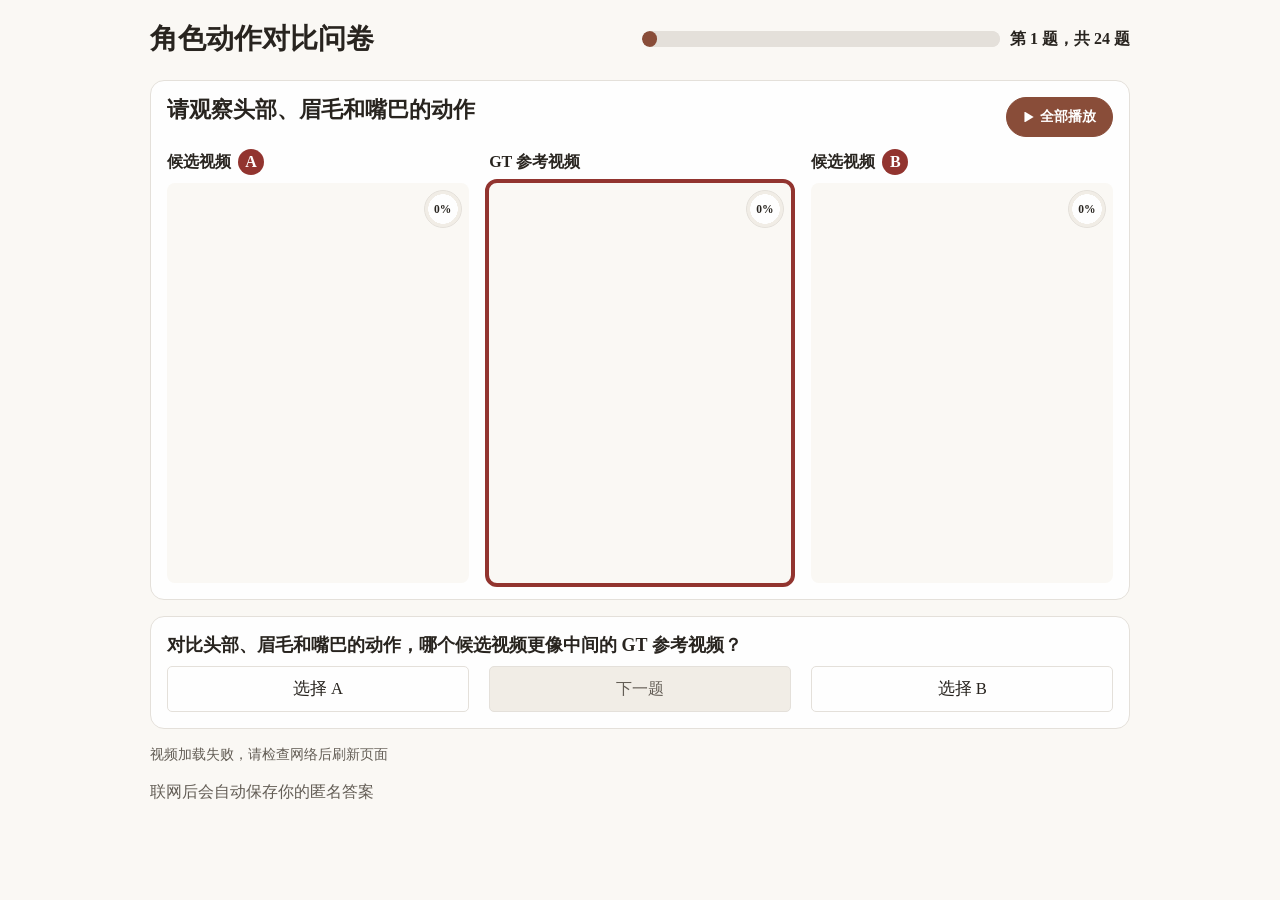
<file: index.html>
<!doctype html>
<html lang="zh-CN">
<head>
  <meta charset="utf-8">
  <meta name="viewport" content="width=device-width, initial-scale=1">
  <meta name="color-scheme" content="light">
  <title>角色动作对比问卷</title>
  <link rel="icon" href="data:,">
  <link rel="stylesheet" href="style.css?v=28">
  <script defer src="study-data.js?v=28"></script>
  <script defer src="trios.js?v=28"></script>
  <script defer src="answer-export.js?v=28"></script>
  <script defer src="app.js?v=28.2"></script>
</head>
<body>
  <header id="study-header" class="site-header" hidden>
    <div class="page-width header-inner">
      <div class="site-identity">
        <h1>角色动作对比问卷</h1>
      </div>
      <div id="progress-display" hidden>
        <progress id="progress" class="study-progress" aria-label="答题进度"></progress>
        <span id="progress-count" aria-hidden="true"></span>
      </div>
    </div>
  </header>

  <main class="page-width">
    <section id="trial-screen" class="trial-layout" aria-label="当前题目" hidden>
      <section id="candidates" class="panel" aria-label="待比较的视频"></section>
      <section class="panel response-panel" aria-label="你的选择">
        <div id="answers">
          <button id="continue" class="button button-primary" type="button" disabled>下一题</button>
        </div>
      </section>
      <p id="feedback" class="status" role="status"></p>
    </section>

    <section id="finish-screen" aria-label="问卷已完成" hidden>
      <div id="fireworks" aria-hidden="true"></div>
      <div class="finish-actions">
        <p id="finish-status" role="status" aria-live="polite" aria-atomic="true"></p>
        <button id="download-csv" class="button button-primary" type="button">下载 CSV</button>
        <div id="wechat-export" hidden>
          <p>要保存 CSV，请复制下载链接，粘贴到手机浏览器的地址栏。链接中含有你的答案</p>
          <button id="copy-link" class="button button-primary" type="button">复制下载链接</button>
          <button id="share-file" class="button" type="button" hidden>分享 CSV 文件</button>
          <button id="copy-answers" class="button" type="button">复制答卷内容</button>
          <textarea id="manual-copy" rows="4" readonly hidden></textarea>
          <p id="backup-status" class="status" role="status"></p>
        </div>
        <button id="repeat" class="button" type="button">再答一份</button>
      </div>
    </section>

    <details id="history" hidden>
      <summary>本机以前的答卷</summary>
      <ul id="history-list"></ul>
      <textarea id="history-copy" aria-label="下载链接" rows="3" readonly hidden></textarea>
      <p id="history-status" role="status"></p>
    </details>
    <footer id="save-status" class="save-tools" hidden>
      <p id="sync-status" role="status"></p>
    </footer>
    <noscript><p>请启用 JavaScript，以便播放视频并保存答案</p></noscript>
  </main>
</body>
</html>
</file>
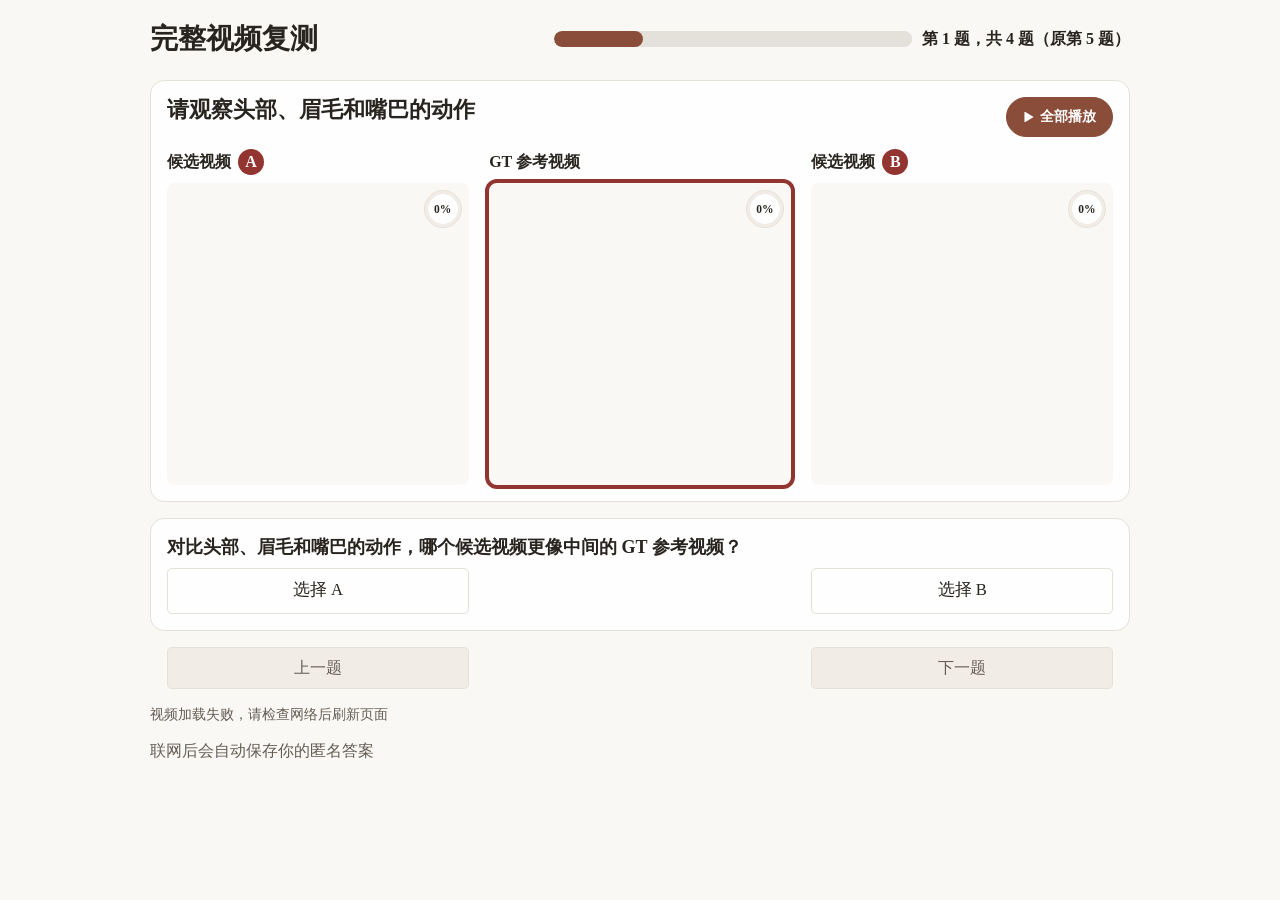
<file: full-clips/index.html>
<!doctype html>
<html lang="zh-CN">
<head>
  <meta charset="utf-8">
  <meta name="viewport" content="width=device-width, initial-scale=1">
  <meta name="color-scheme" content="light">
  <title>完整视频复测</title>
  <link rel="icon" href="data:,">
  <link rel="stylesheet" href="../style.css?v=26">
  <script defer src="study-data.js?v=1"></script>
  <link rel="stylesheet" href="full-clips.css?v=1">
  <script defer src="answer-file.js?v=1"></script>
  <script defer src="app.js?v=1"></script>
</head>
<body>
  <header id="study-header" class="site-header" hidden>
    <div class="page-width header-inner">
      <div class="site-identity">
        <h1>完整视频复测</h1>
      </div>
      <div id="progress-display" hidden>
        <progress id="progress" class="study-progress" aria-label="答题进度"></progress>
        <span id="progress-count" aria-hidden="true"></span>
      </div>
    </div>
  </header>

  <main class="page-width">
    <section id="trial-screen" class="trial-layout" aria-label="当前题目" hidden>
      <section id="candidates" class="panel" aria-label="待比较的视频"></section>
      <section class="panel response-panel" aria-label="你的选择">
        <div id="answers"></div>
      </section>
      <nav class="question-nav" aria-label="题目导航">
        <button id="previous" class="button" type="button">上一题</button>
        <button id="continue" class="button button-primary" type="button" disabled>下一题</button>
      </nav>
      <p id="feedback" class="status" role="status"></p>
    </section>

    <section id="finish-screen" aria-label="问卷已完成" hidden>
      <div id="fireworks" aria-hidden="true"></div>
      <div class="finish-actions">
        <p id="finish-status" role="status" aria-live="polite" aria-atomic="true"></p>
        <a id="download-csv" class="button button-primary" href="#" referrerpolicy="no-referrer">下载 CSV</a>
        <details id="export-help">
          <summary>微信内保存答卷</summary>
          <div id="link-backup" hidden>
            <label for="csv-url">若微信没有弹出下载，请复制此链接，用手机浏览器打开</label>
            <input id="csv-url" type="url" readonly spellcheck="false">
            <button class="button" id="copy-url" type="button">复制下载链接</button>
          </div>
          <label for="csv-text">也可以复制下方的完整答卷，发送给研究者</label>
          <textarea id="csv-text" readonly rows="4" spellcheck="false"></textarea>
          <button class="button" id="copy-csv" type="button">复制 CSV 内容</button>
          <p id="copy-status" role="status"></p>
        </details>
      </div>
    </section>

    <footer id="save-status" class="save-tools" hidden>
      <p id="sync-status" role="status"></p>
    </footer>
    <noscript><p>请启用 JavaScript，以便播放视频并保存答案</p></noscript>
  </main>
</body>
</html>
</file>
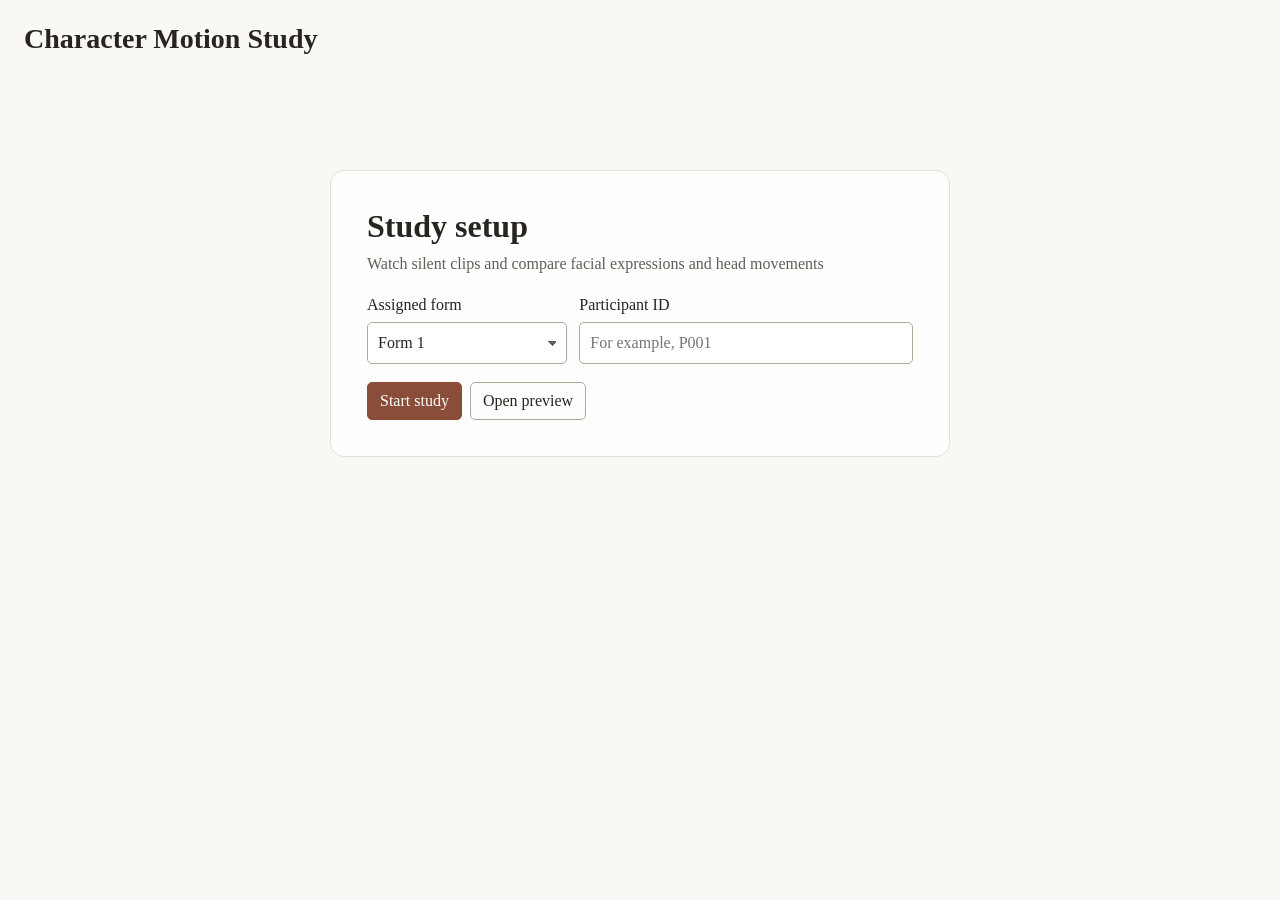
<file: v19/index.html>
<!doctype html>
<html lang="en">
<head>
  <meta charset="utf-8">
  <meta name="viewport" content="width=device-width, initial-scale=1">
  <meta name="color-scheme" content="light">
  <title>Character Motion Study</title>
  <link rel="icon" href="data:,">
  <link rel="stylesheet" href="style.css">
  <script defer src="study-data.js"></script>
  <script defer src="trios.js"></script>
  <script defer src="app.js"></script>
</head>
<body>
  <header class="site-header">
    <div class="page-width header-inner">
      <div class="site-identity">
        <h1>Character Motion Study</h1>
      </div>
      <div id="progress-display" hidden>
        <progress id="progress" class="study-progress" aria-label="Question progress"></progress>
        <span id="progress-count" aria-hidden="true"></span>
      </div>
    </div>
  </header>

  <main class="page-width">
    <section id="start-screen" class="panel standalone-panel" aria-labelledby="start-title">
      <h2 id="start-title">Study setup</h2>
      <p>Watch silent clips and compare facial expressions and head movements</p>
      <form id="start-form">
        <div class="setup-fields">
          <label for="form-picker">Assigned form
            <select id="form-picker" name="form">
              <option value="1">Form 1</option>
              <option value="2">Form 2</option>
              <option value="3">Form 3</option>
            </select>
          </label>
          <label for="participant-id">Participant ID
            <input id="participant-id" name="participant_id" type="text" placeholder="For example, P001" autocomplete="off" spellcheck="false" required>
          </label>
        </div>
        <p id="start-status" class="status" role="status"></p>
        <div class="button-group">
          <button id="start-study" class="button button-primary" type="submit">Start study</button>
          <button id="start-preview" class="button" type="button">Open preview</button>
        </div>
      </form>
    </section>

    <section id="trial-screen" class="trial-layout" aria-label="Study question" hidden>
      <aside id="guidance" class="panel guidance-panel" aria-label="Instructions">
        <div id="step-list"></div>
        <div class="navigation-block">
          <p id="feedback" class="status" role="status"></p>
          <nav class="question-nav" aria-label="Question navigation">
            <button id="previous" class="button" type="button">Previous</button>
            <button id="continue" class="button button-primary" type="button" disabled>Next</button>
          </nav>
        </div>
      </aside>
      <div class="question-content">
        <section id="candidates" class="panel" aria-label="Videos to judge"></section>
        <section id="answers" class="panel answers-panel" aria-label="Your answers"></section>
      </div>
    </section>

    <section id="finish-screen" class="panel standalone-panel" aria-labelledby="finish-title" hidden>
      <h2 id="finish-title">Session complete</h2>
      <p id="finish-message" role="status"></p>
      <div class="button-group">
        <button id="download-csv" class="button button-primary" type="button">Download CSV</button>
        <button id="download-json" class="button" type="button">Download JSON</button>
        <button id="return-home" class="button" type="button">Back to setup</button>
      </div>
    </section>

    <noscript><p>This study needs JavaScript to show the clips and save answers</p></noscript>
  </main>
</body>
</html>
</file>
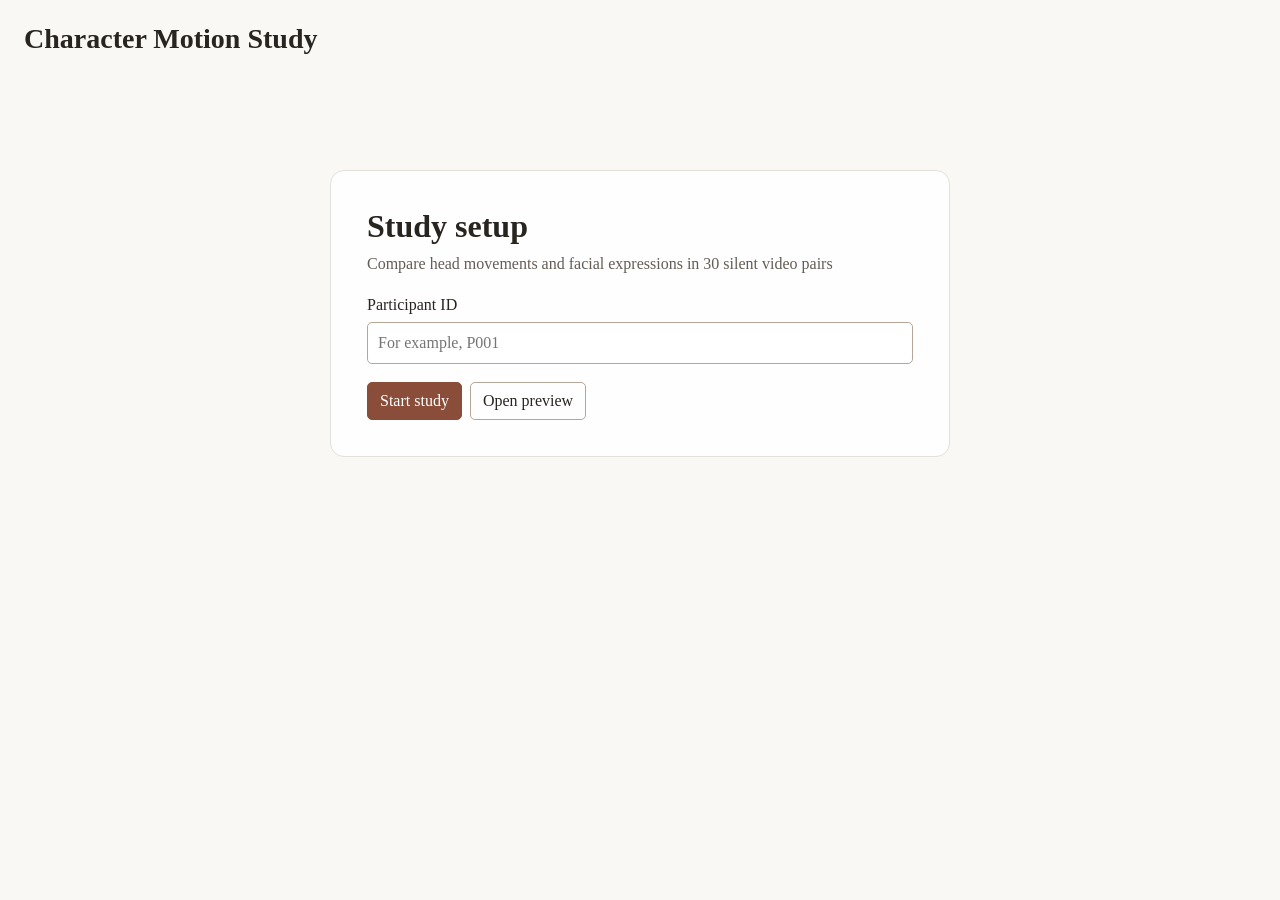
<file: v20/index.html>
<!doctype html>
<html lang="en">
<head>
  <meta charset="utf-8">
  <meta name="viewport" content="width=device-width, initial-scale=1">
  <meta name="color-scheme" content="light">
  <title>Character Motion Study</title>
  <link rel="icon" href="data:,">
  <link rel="stylesheet" href="style.css?v=20">
  <script defer src="study-data.js?v=20"></script>
  <script defer src="trios.js?v=20"></script>
  <script defer src="app.js?v=20"></script>
</head>
<body>
  <header class="site-header">
    <div class="page-width header-inner">
      <div class="site-identity">
        <h1>Character Motion Study</h1>
      </div>
      <div id="progress-display" hidden>
        <progress id="progress" class="study-progress" aria-label="Question progress"></progress>
        <span id="progress-count" aria-hidden="true"></span>
      </div>
    </div>
  </header>

  <main class="page-width">
    <section id="start-screen" class="panel standalone-panel" aria-labelledby="start-title">
      <h2 id="start-title">Study setup</h2>
      <p>Compare head movements and facial expressions in 30 silent video pairs</p>
      <form id="start-form">
        <div class="setup-fields">
          <label for="participant-id">Participant ID
            <input id="participant-id" name="participant_id" type="text" placeholder="For example, P001" autocomplete="off" spellcheck="false" required>
          </label>
        </div>
        <p id="start-status" class="status" role="status"></p>
        <div class="button-group">
          <button id="start-study" class="button button-primary" type="submit">Start study</button>
          <button id="start-preview" class="button" type="button">Open preview</button>
        </div>
      </form>
    </section>

    <section id="trial-screen" class="trial-layout" aria-label="Study question" hidden>
      <aside id="guidance" class="panel guidance-panel" aria-label="Instructions">
        <div id="step-list"></div>
        <div class="navigation-block">
          <p id="feedback" class="status" role="status"></p>
          <nav class="question-nav" aria-label="Question navigation">
            <button id="previous" class="button" type="button">Previous</button>
            <button id="continue" class="button button-primary" type="button" disabled>Next</button>
          </nav>
        </div>
      </aside>
      <div class="question-content">
        <section id="candidates" class="panel" aria-label="Videos to judge"></section>
        <section id="answers" class="panel answers-panel" aria-label="Your answers"></section>
      </div>
    </section>

    <section id="finish-screen" class="panel standalone-panel" aria-labelledby="finish-title" hidden>
      <h2 id="finish-title">Session complete</h2>
      <p id="finish-message" role="status"></p>
      <div class="button-group">
        <button id="download-csv" class="button button-primary" type="button">Download CSV</button>
        <button id="download-json" class="button" type="button">Download JSON</button>
        <button id="return-home" class="button" type="button">Back to setup</button>
      </div>
    </section>

    <noscript><p>This study needs JavaScript to show the clips and save answers</p></noscript>
  </main>
</body>
</html>
</file>
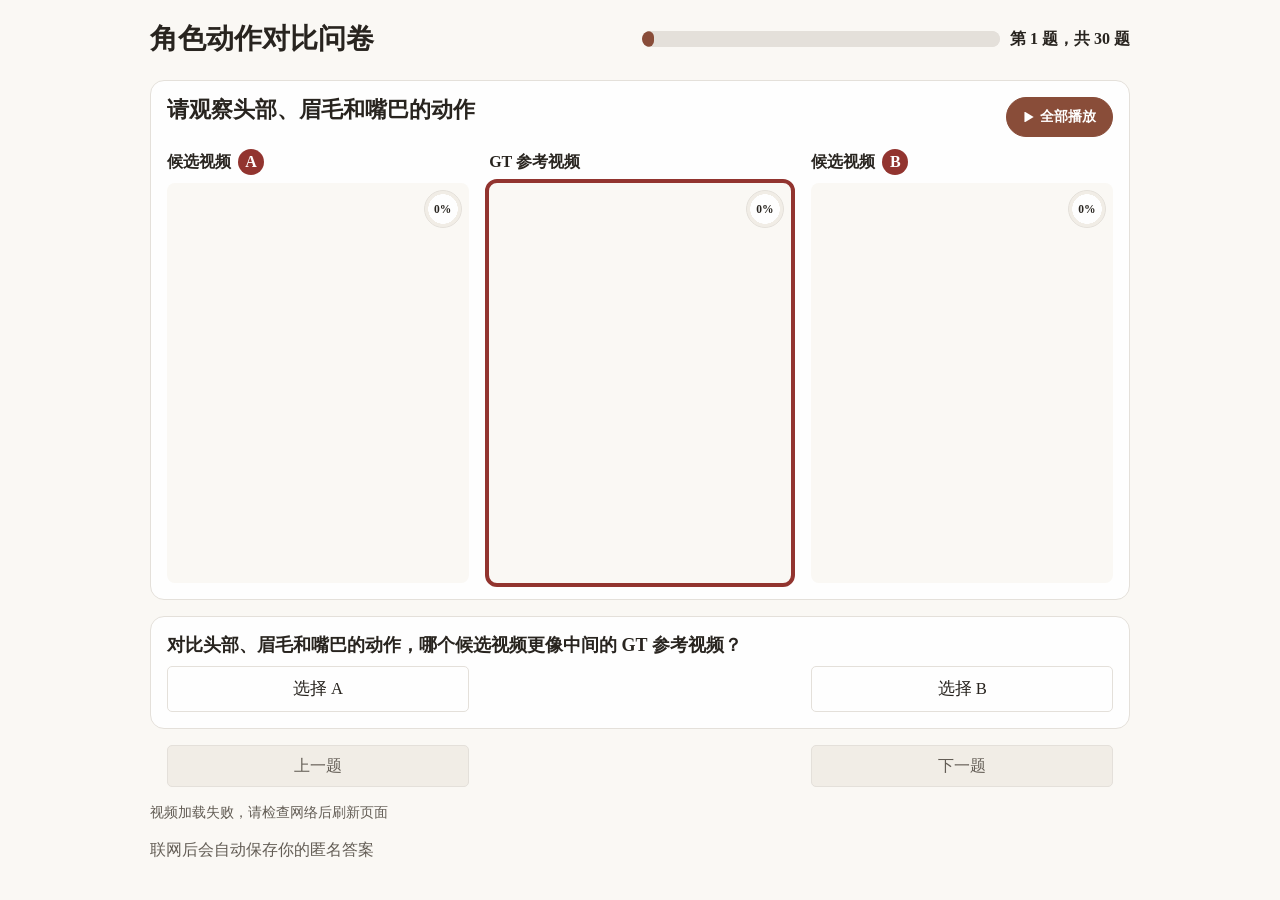
<file: v27/index.html>
<!doctype html>
<html lang="zh-CN">
<head>
  <meta charset="utf-8">
  <meta name="viewport" content="width=device-width, initial-scale=1">
  <meta name="color-scheme" content="light">
  <title>角色动作对比问卷</title>
  <link rel="icon" href="data:,">
  <link rel="stylesheet" href="style.css?v=27">
  <script defer src="study-data.js?v=27"></script>
  <script defer src="trios.js?v=27"></script>
  <script defer src="answer-export.js?v=27"></script>
  <script defer src="app.js?v=27"></script>
</head>
<body>
  <header id="study-header" class="site-header" hidden>
    <div class="page-width header-inner">
      <div class="site-identity">
        <h1>角色动作对比问卷</h1>
      </div>
      <div id="progress-display" hidden>
        <progress id="progress" class="study-progress" aria-label="答题进度"></progress>
        <span id="progress-count" aria-hidden="true"></span>
      </div>
    </div>
  </header>

  <main class="page-width">
    <section id="trial-screen" class="trial-layout" aria-label="当前题目" hidden>
      <section id="candidates" class="panel" aria-label="待比较的视频"></section>
      <section class="panel response-panel" aria-label="你的选择">
        <div id="answers"></div>
      </section>
      <nav class="question-nav" aria-label="题目导航">
        <button id="previous" class="button" type="button">上一题</button>
        <button id="continue" class="button button-primary" type="button" disabled>下一题</button>
      </nav>
      <p id="feedback" class="status" role="status"></p>
    </section>

    <section id="finish-screen" aria-label="问卷已完成" hidden>
      <div id="fireworks" aria-hidden="true"></div>
      <div class="finish-actions">
        <p id="finish-status" role="status" aria-live="polite" aria-atomic="true"></p>
        <button id="download-csv" class="button button-primary" type="button">下载 CSV</button>
        <div id="wechat-export" hidden>
          <p>要保存 CSV，请复制下载链接，粘贴到手机浏览器的地址栏。链接中含有你的答案</p>
          <button id="copy-link" class="button button-primary" type="button">复制下载链接</button>
          <button id="share-file" class="button" type="button" hidden>分享 CSV 文件</button>
          <button id="copy-answers" class="button" type="button">复制答卷内容</button>
          <textarea id="manual-copy" rows="4" readonly hidden></textarea>
          <p id="backup-status" class="status" role="status"></p>
        </div>
      </div>
    </section>

    <footer id="save-status" class="save-tools" hidden>
      <p id="sync-status" role="status"></p>
    </footer>
    <noscript><p>请启用 JavaScript，以便播放视频并保存答案</p></noscript>
  </main>
</body>
</html>
</file>
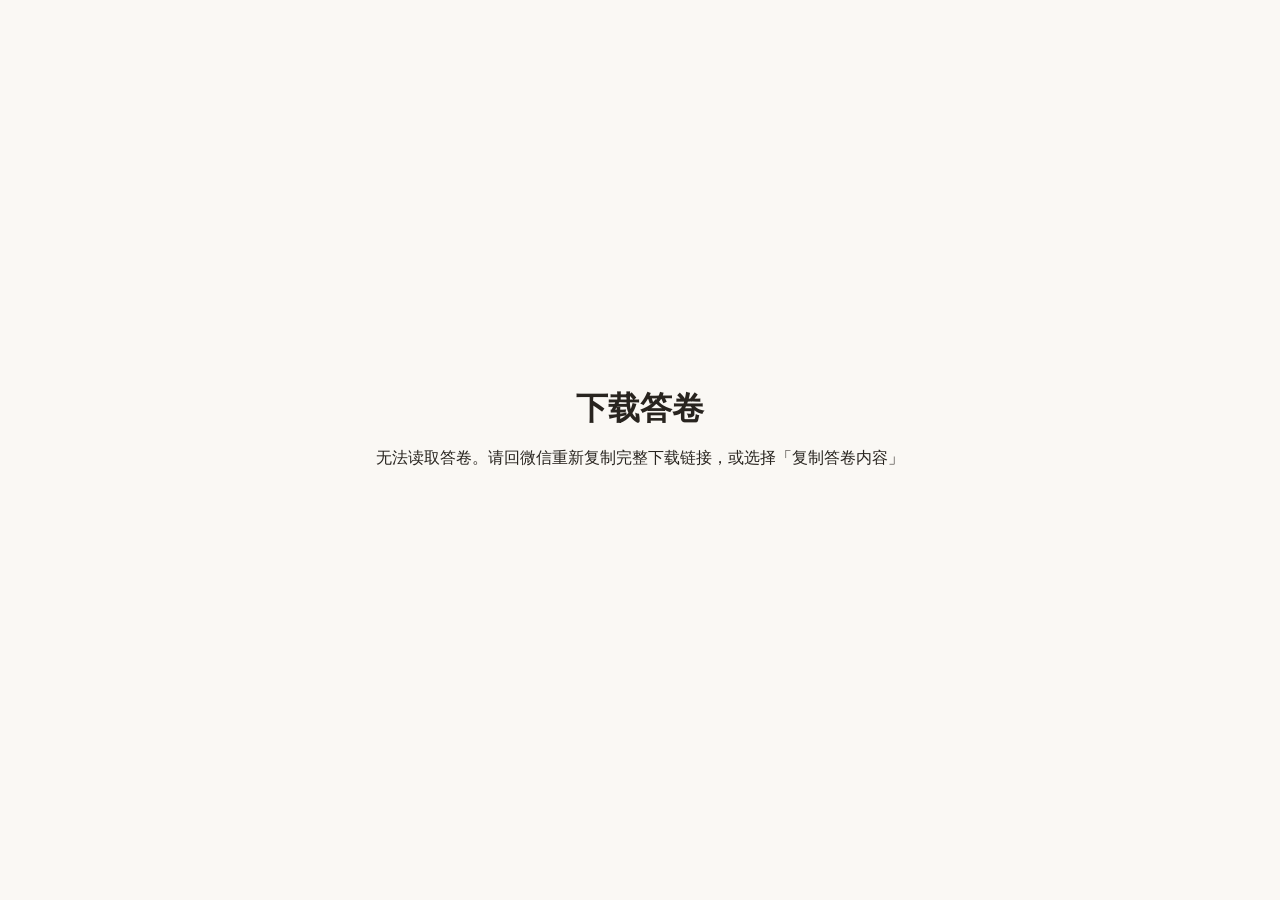
<file: export.html>
<!doctype html>
<html lang="zh-CN">
<head>
  <meta charset="utf-8">
  <meta name="viewport" content="width=device-width, initial-scale=1">
  <meta name="referrer" content="no-referrer">
  <title>下载答卷</title>
  <link rel="icon" href="data:,">
  <link rel="stylesheet" href="style.css?v=28">
  <script defer src="answer-export.js?v=28"></script>
  <script defer src="export-page.js?v=28"></script>
</head>
<body>
  <main class="page-width export-page">
    <div class="finish-actions">
      <h1>下载答卷</h1>
      <p id="export-status" role="status">正在读取答卷…</p>
      <button id="save-file" class="button button-primary" type="button" hidden>下载 CSV</button>
    </div>
  </main>
</body>
</html>
</file>
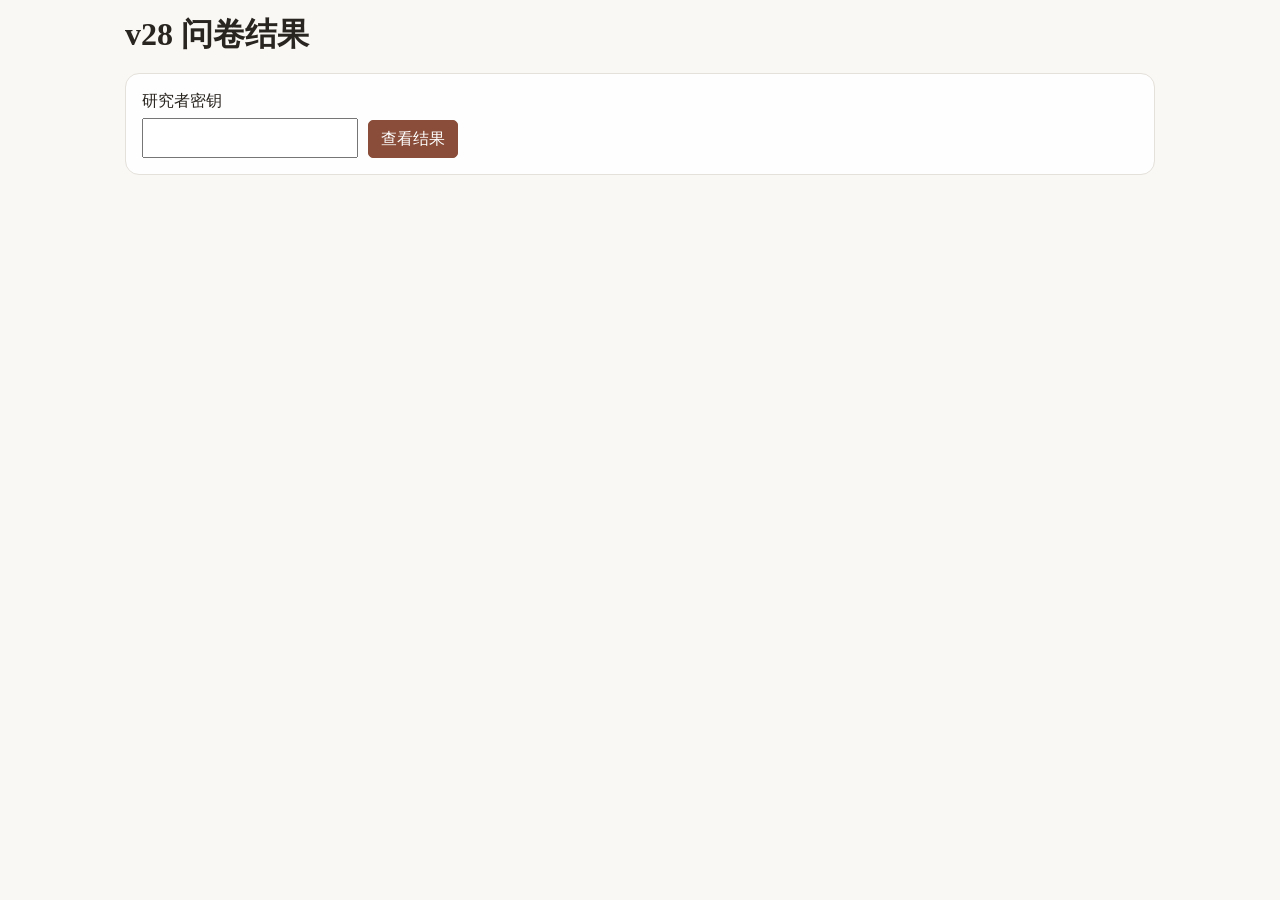
<file: stats.html>
<!doctype html>
<html lang="zh-CN">
<head>
  <meta charset="utf-8"><meta name="viewport" content="width=device-width,initial-scale=1">
  <title>问卷结果 · 角色动作对比问卷</title>
  <link rel="stylesheet" href="style.css?v=28"><script src="stats.js?v=28" defer></script>
  <style>
    main.results { max-width: 1030px; } .results section { margin: 16px 0; }
    .results form { display: flex; flex-wrap: wrap; align-items: end; gap: 10px; }
    .results label { display: grid; gap: 6px; } .results input { min-height: 40px; padding: 4px 10px; }
    .results table { width: 100%; border-collapse: collapse; margin-top: 12px; }
    .results td,.results th { text-align: left; padding: 8px; border-bottom: 1px solid var(--line); }
    .results h2 { margin-bottom: 8px; } .scroll-table { overflow-x:auto; }
  </style>
</head>
<body><main class="page-width results">
  <h1>v28 问卷结果</h1>
  <section class="panel"><form id="access"><label>研究者密钥<input id="key" type="password" required autocomplete="current-password"></label>
    <button class="button button-primary">查看结果</button></form><p id="status" role="status"></p></section>
  <div id="results" hidden><section class="panel"><h2>参与情况</h2><p id="totals"></p></section>
    <section class="panel"><h2>各组选择情况</h2><p>每份答卷独立统计，包含已保存的未完成答卷。每份答卷每题只计最后一次选择。</p>
    <div class="scroll-table"><table><thead><tr><th>角色</th><th>比较类型</th><th>基准设置</th><th>测试设置</th><th>测试设置获选比例</th></tr></thead><tbody id="groups"></tbody></table></div></section>
    <section class="panel"><h2>每题选择情况</h2><div class="scroll-table"><table><thead><tr><th>题号</th><th>角色</th><th>场景</th><th>基准设置</th><th>测试设置</th><th>测试设置获选比例</th></tr></thead><tbody id="items"></tbody></table></div></section>
  </div>
</main></body></html>
</file>
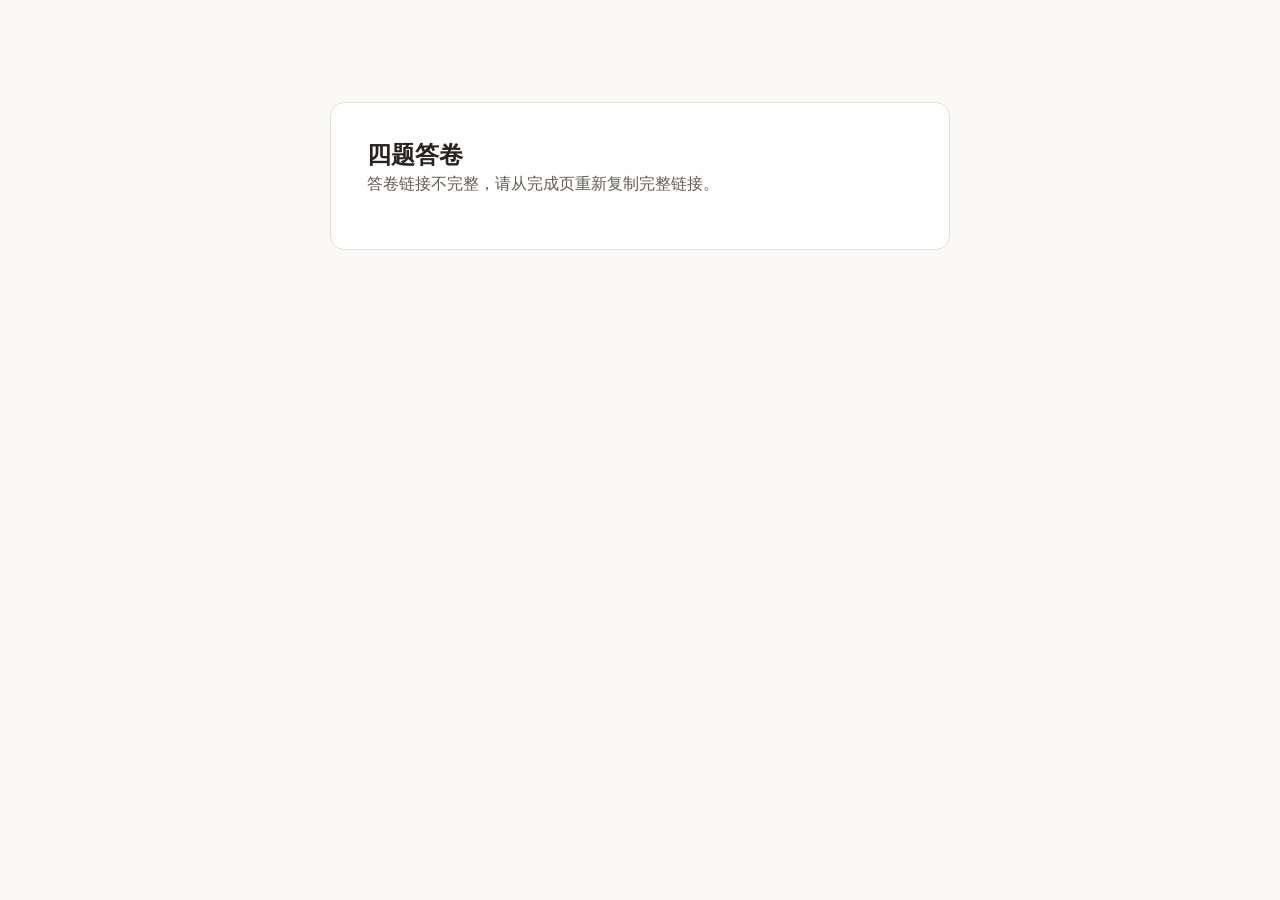
<file: full-clips/export.html>
<!doctype html><html lang="zh-CN"><head><meta charset="utf-8"><meta name="viewport" content="width=device-width,initial-scale=1">
<meta name="referrer" content="no-referrer"><title>下载四题答卷</title><link rel="stylesheet" href="../style.css?v=26">
<script defer src="study-data.js?v=1"></script><script defer src="answer-file.js?v=1"></script><script defer src="export.js?v=1"></script></head>
<body><main class="page-width"><section class="panel standalone-panel"><h1>四题答卷</h1><p id="message" role="status"></p>
<a id="file" class="button button-primary" hidden>下载 CSV</a></section></main></body></html>
</file>
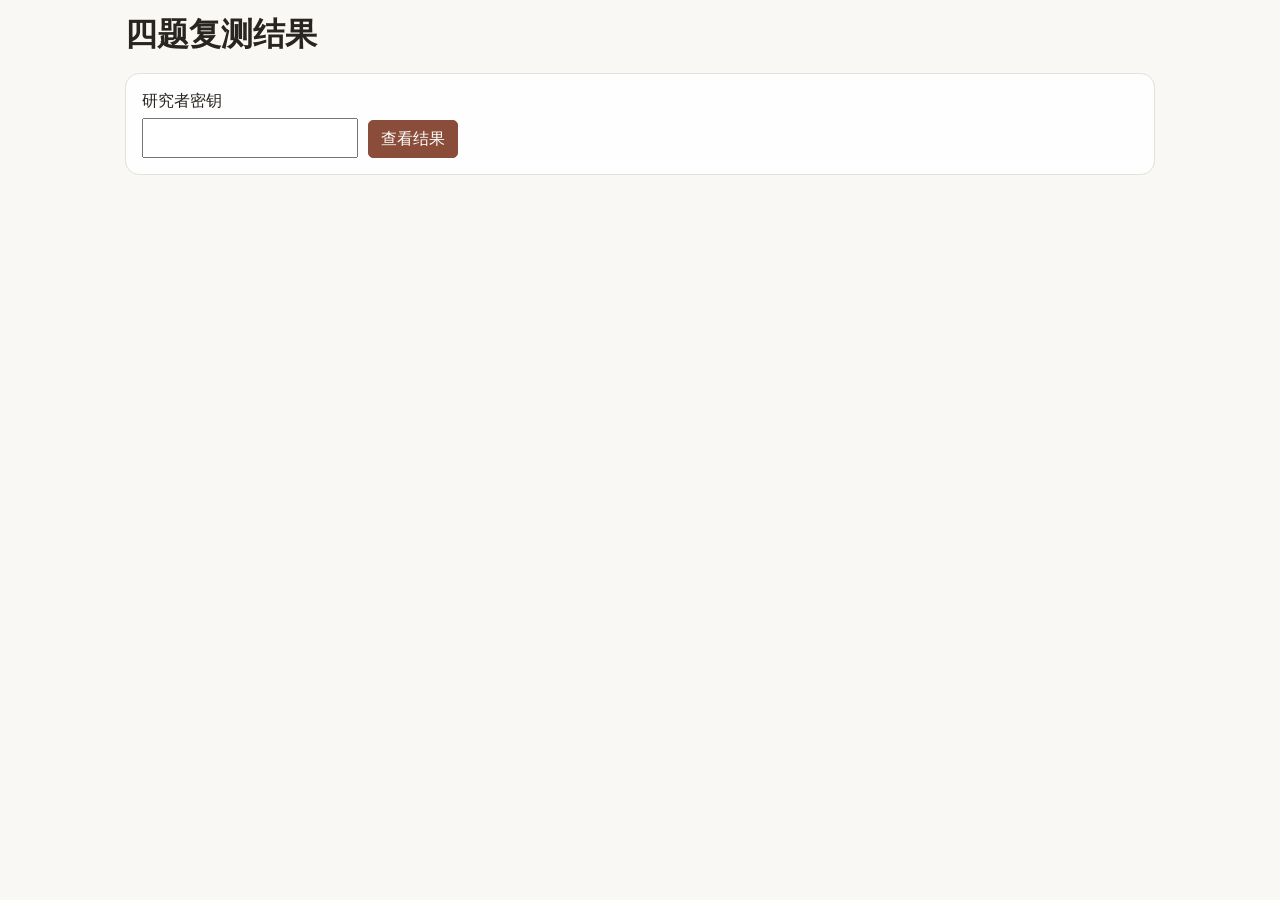
<file: full-clips/stats.html>
<!doctype html>
<html lang="zh-CN">
<head>
  <meta charset="utf-8"><meta name="viewport" content="width=device-width,initial-scale=1">
  <title>四题复测结果 · 完整视频复测</title>
  <link rel="stylesheet" href="../style.css?v=25"><script src="stats.js?v=1" defer></script>
  <style>
    main.results { max-width: 1030px; } .results section { margin: 16px 0; }
    .results form { display: flex; flex-wrap: wrap; align-items: end; gap: 10px; }
    .results label { display: grid; gap: 6px; } .results input { min-height: 40px; padding: 4px 10px; }
    .results table { width: 100%; border-collapse: collapse; margin-top: 12px; }
    .results td,.results th { text-align: left; padding: 8px; border-bottom: 1px solid var(--line); }
    .results h2 { margin-bottom: 8px; } .scroll-table { overflow-x:auto; }
  </style>
</head>
<body><main class="page-width results">
  <h1>四题复测结果</h1>
  <section class="panel"><form id="access"><label>研究者密钥<input id="key" type="password" required autocomplete="current-password"></label>
    <button class="button button-primary">查看结果</button></form><p id="status" role="status"></p></section>
  <div id="results" hidden><section class="panel"><h2>参与情况</h2><p id="totals"></p></section>
    <section class="panel"><h2>各组选择情况</h2><p>统计包含尚未完成问卷的参与者已保存的答案。每人每题只计一次，以最后一次选择为准。</p>
    <div class="scroll-table"><table><thead><tr><th>角色</th><th>比较类型</th><th>基准设置</th><th>测试设置</th><th>测试设置获选比例</th></tr></thead><tbody id="groups"></tbody></table></div></section>
    <section class="panel"><h2>每题选择情况</h2><div class="scroll-table"><table><thead><tr><th>题号</th><th>角色</th><th>场景</th><th>基准设置</th><th>测试设置</th><th>测试设置获选比例</th></tr></thead><tbody id="items"></tbody></table></div></section>
  </div>
</main></body></html>
</file>
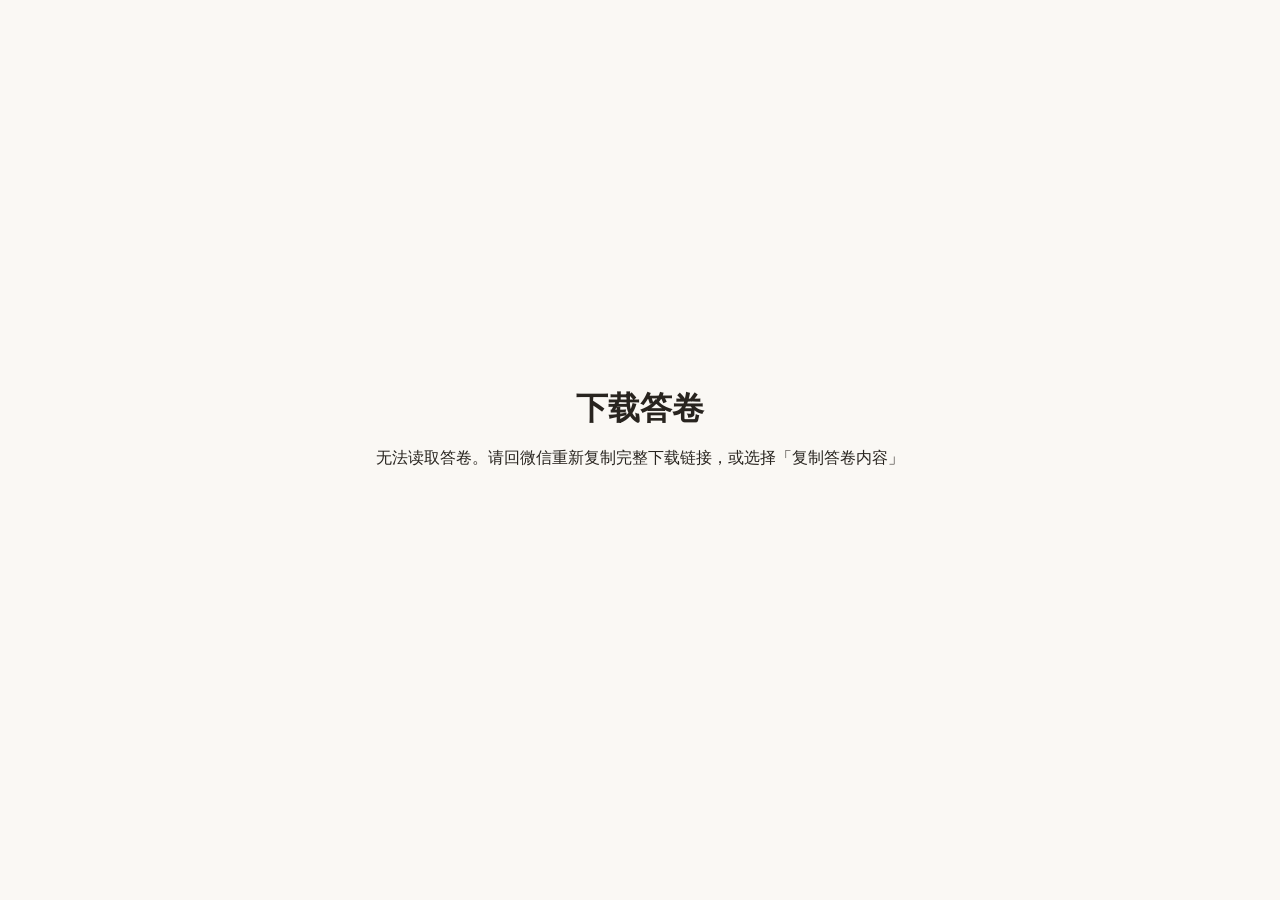
<file: v27/export.html>
<!doctype html>
<html lang="zh-CN">
<head>
  <meta charset="utf-8">
  <meta name="viewport" content="width=device-width, initial-scale=1">
  <meta name="referrer" content="no-referrer">
  <title>下载答卷</title>
  <link rel="icon" href="data:,">
  <link rel="stylesheet" href="style.css?v=27">
  <script defer src="answer-export.js?v=27"></script>
  <script defer src="export-page.js?v=27"></script>
</head>
<body>
  <main class="page-width export-page">
    <div class="finish-actions">
      <h1>下载答卷</h1>
      <p id="export-status" role="status">正在读取答卷…</p>
      <button id="save-file" class="button button-primary" type="button" hidden>下载 CSV</button>
    </div>
  </main>
</body>
</html>
</file>
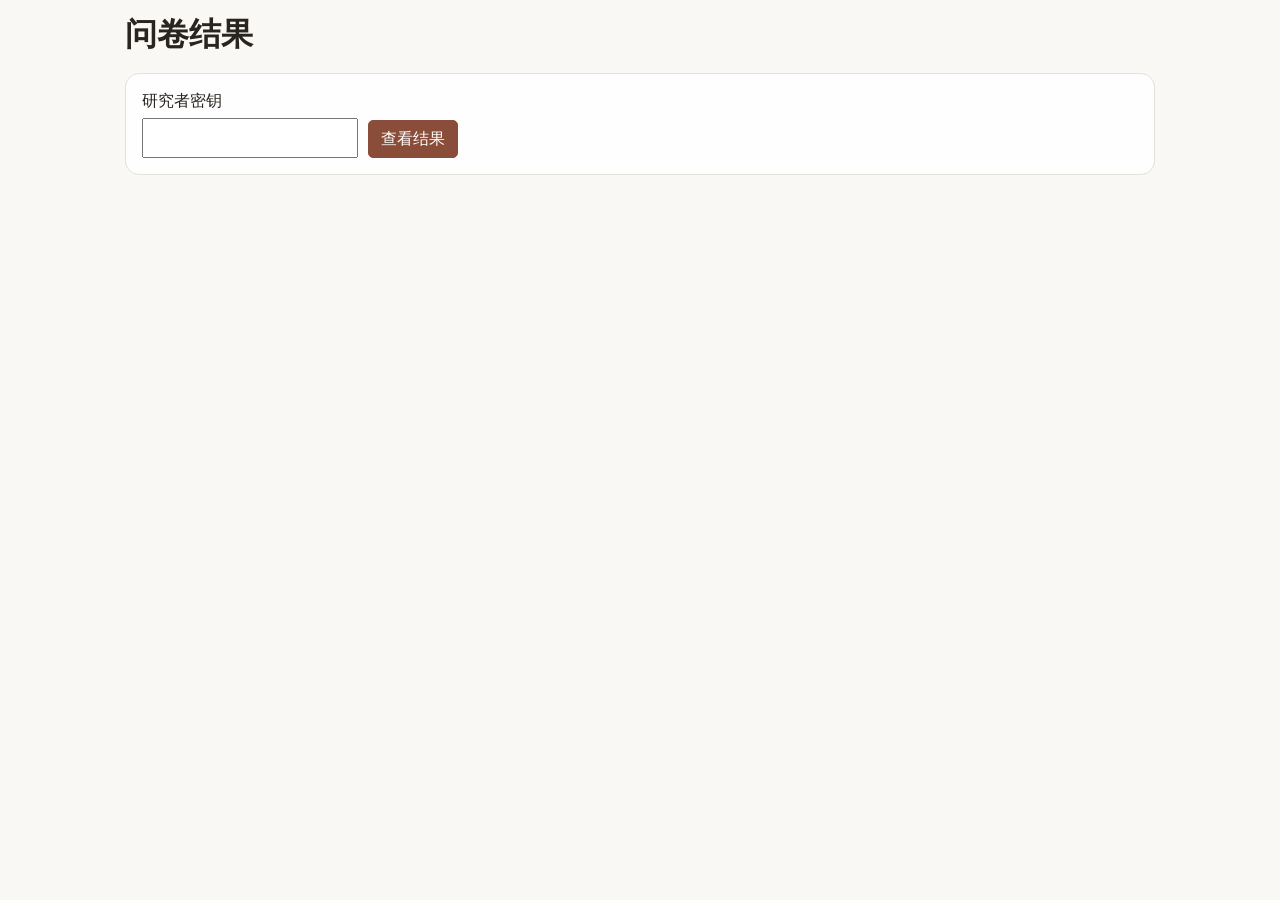
<file: v27/stats.html>
<!doctype html>
<html lang="zh-CN">
<head>
  <meta charset="utf-8"><meta name="viewport" content="width=device-width,initial-scale=1">
  <title>问卷结果 · 角色动作对比问卷</title>
  <link rel="stylesheet" href="style.css?v=25"><script src="stats.js?v=25" defer></script>
  <style>
    main.results { max-width: 1030px; } .results section { margin: 16px 0; }
    .results form { display: flex; flex-wrap: wrap; align-items: end; gap: 10px; }
    .results label { display: grid; gap: 6px; } .results input { min-height: 40px; padding: 4px 10px; }
    .results table { width: 100%; border-collapse: collapse; margin-top: 12px; }
    .results td,.results th { text-align: left; padding: 8px; border-bottom: 1px solid var(--line); }
    .results h2 { margin-bottom: 8px; } .scroll-table { overflow-x:auto; }
  </style>
</head>
<body><main class="page-width results">
  <h1>问卷结果</h1>
  <section class="panel"><form id="access"><label>研究者密钥<input id="key" type="password" required autocomplete="current-password"></label>
    <button class="button button-primary">查看结果</button></form><p id="status" role="status"></p></section>
  <div id="results" hidden><section class="panel"><h2>参与情况</h2><p id="totals"></p></section>
    <section class="panel"><h2>各组选择情况</h2><p>统计包含尚未完成问卷的参与者已保存的答案。每人每题只计一次，以最后一次选择为准。</p>
    <div class="scroll-table"><table><thead><tr><th>角色</th><th>比较类型</th><th>基准设置</th><th>测试设置</th><th>测试设置获选比例</th></tr></thead><tbody id="groups"></tbody></table></div></section>
    <section class="panel"><h2>每题选择情况</h2><div class="scroll-table"><table><thead><tr><th>题号</th><th>角色</th><th>场景</th><th>基准设置</th><th>测试设置</th><th>测试设置获选比例</th></tr></thead><tbody id="items"></tbody></table></div></section>
  </div>
</main></body></html>
</file>
<file: style.css>
:root {
  --panel-padding: 16px;
  color-scheme: light;
  --paper: #faf8f4;
  --card: #fefefe;
  --ink: #28241f;
  --muted: #635d55;
  --line: #e4e0da;
  --line-strong: #b5a798;
  --accent: #894d39;
  --accent-hover: #6d2f20;
  --accent-pale: #f6ede5;
  --neutral-pale: #f1ede6;
  --media-backdrop: #eeebe5;
  --badge-red: #92342f;
  font-family: Georgia, "Times New Roman", serif;
  font-size: 16px;
}

*, *::before, *::after { box-sizing: border-box; }
[hidden] { display: none !important; }
body { margin: 0; color: var(--ink); background: var(--paper); line-height: 1.4; }
button, input, select { font: inherit; }
button:not(:disabled) { cursor: pointer; }
button:disabled { cursor: not-allowed; }
:focus-visible { outline: 2px solid var(--accent); outline-offset: 3px; }
h1, h2, h3, p { margin: 0; }

.page-width { width: min(100% - 48px, 1440px); margin-inline: auto; }
.site-header { padding-top: 10px; }
.header-inner {
  display: flex;
  justify-content: space-between;
  align-items: center;
  gap: 12px 24px;
  min-height: 58px;
}
.site-identity { display: flex; flex-wrap: wrap; align-items: center; gap: 6px 16px; }
.site-identity h1 { font-size: clamp(1.25rem, 2.3vw, 1.75rem); line-height: 1.15; font-weight: 700; }
.mode-badge {
  border: 1px solid #e6cdbc;
  border-radius: 4px;
  padding: 2px 7px;
  background: var(--accent-pale);
  color: var(--accent);
  font-size: .875rem;
}
#progress-display { display: flex; align-items: center; justify-content: flex-end; gap: 10px; margin-inline-start: auto; max-width: 100%; }
#progress-count { white-space: nowrap; font-weight: bold; font-variant-numeric: tabular-nums; }
.study-progress {
  appearance: none; width: clamp(100px, 28vw, 360px); height: 16px;
  border: 0; border-radius: 999px; overflow: hidden; background: var(--line);
}
.study-progress::-webkit-progress-bar { background: var(--line); border-radius: 999px; }
.study-progress::-webkit-progress-value { background: var(--accent); border-radius: 999px; }
.study-progress::-moz-progress-bar { background: var(--accent); border-radius: 999px; }

main.page-width { padding-block: 12px; }
.panel { background: var(--card); border: 1px solid var(--line); border-radius: 14px; padding: var(--panel-padding); }
.standalone-panel { width: min(100%, 620px); padding: clamp(20px, 4vw, 36px); margin: clamp(16px, 10vh, 105px) auto 0; }
.standalone-panel > h2 { font-size: clamp(1.5rem, 3vw, 2rem); margin-bottom: 8px; line-height: 1.2; }
.standalone-panel > p { margin-bottom: 18px; color: var(--muted); }
.setup-fields { display: grid; grid-template-columns: minmax(0, 1fr); gap: 12px; }
.setup-fields label { display: grid; gap: 6px; color: var(--ink); }
.setup-fields :is(input, select) {
  display: block;
  width: 100%;
  min-height: 42px;
  border: 1px solid var(--line-strong);
  border-radius: 5px;
  padding: 8px 10px;
  color: var(--ink);
  background-color: #fff;
}
.setup-fields select {
  appearance: none;
  padding-right: 28px;
  background-image: linear-gradient(45deg, transparent 50%, var(--muted) 50%),
    linear-gradient(135deg, var(--muted) 50%, transparent 50%);
  background-position: right 14px center, right 9px center;
  background-size: 5px 5px;
  background-repeat: no-repeat;
}
#start-status:not(:empty) { margin-top: 12px; }
#start-form .button-group { margin-top: 18px; }

.trial-layout {
  display: grid;
  grid-template-columns: minmax(0, 1fr);
  align-items: start;
  gap: 16px;
}
.guidance-panel { align-self: stretch; display: flex; flex-direction: column; }
.guide-steps { list-style: none; margin: 0; padding: 0; }
.guide-steps > li + li { border-top: 1px solid var(--line); margin-top: 14px; padding-top: 14px; }
.guide-steps h2 { font-size: 1.07rem; line-height: 1.3; }
.step-number { margin-right: .5em; color: var(--accent); }
.guide-steps p { margin-top: 4px; line-height: 1.45; }
.guidance-panel > button { margin-top: 16px; }
.question-content { min-width: 0; align-self: stretch; display: grid; gap: 16px; }
.section-title {
  display: grid; grid-template-columns: minmax(0, 1fr) auto;
  row-gap: 2px; align-items: center; margin-bottom: 12px;
}
.section-title h2 { grid-column: 1; font-size: clamp(1.12rem, 1.7vw, 1.45rem); line-height: 1.25; }
.eyebrow { grid-column: 1; color: var(--accent); font-weight: bold; font-size: .82rem; letter-spacing: .08em; text-transform: uppercase; }
.reference-grid, .actor-views, .candidate-grid { display: grid; gap: 14px; }
.reference-grid, .actor-views { grid-template-columns: repeat(3, minmax(0, 1fr)); }
.candidate-grid { grid-template-columns: repeat(2, minmax(0, 1fr)); }
.candidate-grid--single { grid-template-columns: minmax(0, 480px); justify-content: center; }
.video-card {
  min-width: 0; display: grid; grid-template-columns: 1fr auto;
  grid-template-areas: "label play" "frame frame"; gap: 8px; align-content: start; align-items: center;
}
.candidate-grid .video-card, .actor-group { padding: 10px; border: 1px solid var(--line); border-radius: 10px; }
.video-label { grid-area: label; font-size: 1rem; font-weight: bold; }
.candidate-label { display: flex; gap: 7px; align-items: center; }
.candidate-key {
  display: inline-grid; place-items: center; width: 26px; height: 26px;
  border-radius: 50%; background: var(--badge-red); color: white;
}
.media-frame {
  grid-area: frame; position: relative; width: 100%; aspect-ratio: 196 / 260; align-self: start;
  border-radius: 8px; overflow: hidden; background: var(--paper);
}
.media-frame video { display: block; width: 100%; height: 100%; object-fit: cover; }
.media-frame video:focus-visible { outline-offset: -3px; }
/* The bundled square frames contain a 196 × 260 portrait starting at (58, 0).
   Position the original frame at a uniform scale for both candidates and all views. */
.media-frame--matte video {
  position: absolute; top: 0; left: -29.5918367%;
  width: 163.2653061%; height: auto; max-width: none;
}
.watch-badge {
  --watched: 0%; position: absolute; right: 7px; top: 7px;
  display: grid; place-items: center; width: 38px; height: 38px;
  border: 1px solid var(--line); border-radius: 50%; color: var(--ink);
  background: radial-gradient(closest-side, var(--card) 81%, transparent 83%),
    conic-gradient(var(--accent) var(--watched), var(--neutral-pale) 0);
  font-size: .72rem; font-weight: bold; pointer-events: none;
}
.reference-grid--actors { gap: 10px; }
.actor-group { min-width: 0; }
.actor-group h3 { font-size: 1rem; margin-bottom: 8px; }
.actor-views { gap: 5px; }
.actor-views .video-card { grid-template-columns: minmax(0, 1fr); grid-template-areas: "label" "frame" "play"; gap: 4px; }
.actor-views .video-label { font-size: .85rem; }
.actor-views .play-button { justify-self: start; }
.button, .play-button {
  min-height: 38px;
  border: 1px solid var(--line-strong);
  border-radius: 5px;
  padding: 7px 12px;
  color: var(--ink);
  background: var(--card);
  line-height: 1.15;
}
.button:hover:not(:disabled), .play-button:hover:not(:disabled) { background: var(--neutral-pale); }
.button-primary { color: white; background: var(--accent); border-color: var(--accent); }
.button-primary:hover:not(:disabled) { color: white; background: var(--accent-hover); border-color: var(--accent-hover); }
.button:disabled, .play-button:disabled { color: var(--muted); background: var(--neutral-pale); border-color: var(--line); }
.button-group { display: flex; flex-wrap: wrap; gap: 8px; }
.play-button {
  grid-area: play;
  justify-self: end;
  display: inline-flex;
  align-items: center;
  justify-content: center;
  gap: .45em;
  min-height: 34px;
  padding: 5px 12px;
  border: 1px solid #d2bdb2;
  border-radius: 999px;
  background: #fcf7f3;
  color: var(--accent);
  font-size: .875rem;
  font-weight: 700;
  transition: background-color 140ms, border-color 140ms;
}
.play-button::before {
  content: "";
  width: .75em;
  height: .78em;
  background: currentColor;
  clip-path: polygon(12% 0, 100% 50%, 12% 100%);
}
.play-button[data-state="pause"]::before {
  clip-path: polygon(0 0, 33% 0, 33% 100%, 0 100%, 0 0, 67% 0, 100% 0, 100% 100%, 67% 100%, 67% 0);
}
.play-button:hover:not(:disabled) { background: #f2e7df; border-color: var(--accent); }
.section-title .play-both {
  grid-column: 2;
  grid-row: 1 / 3;
  margin-left: 8px;
  padding-inline: 16px;
  min-height: 40px;
  color: white;
  background: var(--accent);
  border-color: var(--accent);
}
.play-both:hover:not(:disabled) { background: var(--accent-hover); }
#candidates video { cursor: pointer; }
.reference-grid--actors .play-button { min-height: 28px; padding: 3px 7px; }

.answers-panel { display: grid; grid-template-columns: minmax(0, 1fr); gap: 16px; }
.answer-group {
  border: 0;
  margin: 0;
  padding: 0;
  min-width: 0;
}
.answer-group + .answer-group { padding-top: 5px; border-top: 1px solid var(--line); }
.answer-group legend { margin: 0 0 8px; padding: 0; color: var(--ink); font-weight: bold; font-size: 1.125rem; }
.question-number {
  display: inline-grid; place-items: center; min-width: 1.55em; height: 1.55em;
  margin-right: .25em; border-radius: 50%; color: white; background: var(--badge-red);
  font-variant-numeric: tabular-nums;
}
.options { display: flex; flex-wrap: wrap; align-items: center; gap: 4px 6px; }
.option {
  position: relative;
  display: inline-flex;
  align-items: center;
  color: var(--ink);
  background-color: var(--card);
  min-height: 30px;
  border: 1px solid var(--line);
  border-radius: 5px;
  padding: 4px 8px;
  font-size: .875rem;
  line-height: 1.25;
  cursor: pointer;
}
.answer-group:not(#reason-tags) .options {
  display: grid;
  grid-auto-flow: column;
  grid-auto-columns: minmax(0, 1fr);
  align-items: stretch;
}
.answer-group:not(#reason-tags) .option {
  justify-content: center;
  min-width: 0;
  min-height: 46px;
  padding: 7px clamp(4px, 1vw, 14px);
  font-size: clamp(1rem, 1.3vw, 1.125rem);
  text-align: center;
}
.option:hover { border-color: var(--line-strong); }
.option input {
  position: absolute;
  width: 1px;
  height: 1px;
  margin: 0;
  clip-path: inset(50%);
  overflow: hidden;
}
.option:has(input:checked) {
  color: white;
  background-color: var(--accent);
  border-color: var(--accent);
}
.option:has(input:focus-visible) {
  outline: 2px solid var(--accent);
  outline-offset: 3px;
}
@media (prefers-reduced-motion: no-preference) {
  .option { transition: background-color 200ms ease-out, color 200ms ease-out, border-color 200ms ease-out; }
}
@media (forced-colors: active) {
  .option:has(input:checked) {
    forced-color-adjust: none;
    color: HighlightText;
    background-color: Highlight;
    border-color: Highlight;
  }
  .option:has(input:focus-visible) { outline-color: CanvasText; }
}
.reason-number { font-variant-numeric: tabular-nums; }

.action-row { display: flex; justify-content: space-between; align-items: center; gap: 10px; }
.status { min-width: 0; color: var(--muted); font-size: .875rem; }
.status:empty { display: none; }


@media (max-width: 1050px) {
  .reference-grid--actors { grid-template-columns: 1fr; }
  .actor-views .video-card { grid-template-columns: 1fr auto; grid-template-areas: "label play" "frame frame"; }
}
@media (max-width: 800px) {
  .page-width { width: calc(100% - 24px); }
  .trial-layout { grid-template-columns: minmax(0, 1fr); gap: 12px; }
  .guidance-panel { position: static; }
  .guide-steps > li + li { padding-top: 9px; margin-top: 9px; }
}
@media (max-width: 520px) {
  .page-width { width: calc(100% - 16px); }
  :root { --panel-padding: 10px; }
  .standalone-panel { padding: 16px; }
  .header-inner { padding-block: 6px; flex-wrap: wrap; }
  .reference-grid, .candidate-grid, .actor-views { gap: 6px; }
  .video-card, .actor-views .video-card { grid-template-columns: minmax(0, 1fr); grid-template-areas: "label" "frame" "play"; }
  .play-button { justify-self: start; }
  .watch-badge { width: 30px; height: 30px; }
  .candidate-grid .video-card { padding: 6px; }
  .setup-fields { grid-template-columns: 1fr; }
}

/* Share label and frame tracks so a wrapping label cannot push just one clip down. */
.video-card { grid-row: span 2; grid-template-rows: subgrid; }
.actor-views .video-card { grid-row: span 3; }
@media (min-width: 521px) and (max-width: 1050px) {
  .actor-views .video-card { grid-row: span 2; }
}
@media (max-width: 520px) {
  .video-card { grid-row: span 3; }
}

.reference-grid--scene { grid-template-columns: minmax(0, 310px); justify-content: center; }

.trio-frame canvas { display: block; width: 100%; height: 100%; cursor: pointer; }
.trio-clock { position: absolute; width: 1px; height: 1px; opacity: 0; pointer-events: none; }

.trio-row {
  display: grid;
  grid-template-columns: repeat(3, minmax(0, 1fr));
  gap: 8px var(--trio-gap);
}
.trio-row .video-card {
  position: relative;
  grid-row: span 2;
  grid-template-columns: minmax(0, 1fr);
  grid-template-areas: "label" "frame";
}
.trio-frame:has(#reference-picture) { outline: 4px solid var(--badge-red); }
@media (max-width: 520px) {
  .trio-row .video-label { font-size: .82rem; gap: 3px; }
  .trio-row .candidate-key { width: 19px; height: 19px; flex: none; }
}

.step-timeline > li {
  position: relative;
  padding: 2px 0 20px 39px;
}
.step-timeline > li + li { border: 0; margin: 0; padding-top: 2px; }
.step-timeline > li:last-child { padding-bottom: 0; }
.step-timeline > li:not(:last-child)::before {
  content: "";
  position: absolute;
  top: 28px;
  bottom: 0;
  left: 13px;
  width: 2px;
  background: #ccb4a8;
}
.step-timeline .step-number {
  position: absolute;
  top: 0; left: 0;
  display: grid;
  place-items: center;
  width: 28px; height: 28px;
  border: 1px solid var(--accent);
  border-radius: 50%;
  background: var(--badge-red); color: white; border-color: var(--badge-red);
  font-size: .95rem;
}

.step-details { list-style: disc; padding-inline-start: 1.05em; margin: 7px 0 0; }
.step-details > li + li { margin-top: 4px; }
.step-details > li::marker { color: var(--accent); }
.navigation-block { margin-top: auto; padding-top: 18px; }
.navigation-block .status:not(:empty) { margin-bottom: 8px; }
.question-nav { display: grid; grid-template-columns: repeat(2, minmax(0, 1fr)); gap: 6px; }
.question-nav .button { min-width: 0; margin: 0; padding-inline: 5px; }
#reason-tags > .options { display: grid; gap: 10px; }
#reason-tags > .options > .option { justify-self: start; }
.face-options { display: grid; grid-template-columns: repeat(3, minmax(0, 1fr)); gap: 6px; }
.face-options .option { min-width: 0; font-size: 1rem; }
@media (max-width: 520px) {
  .face-options .option { flex-direction: column; text-align: center; padding-inline: 4px; }
}

.guidance-panel > h2 { font-size: 1.125rem; margin-bottom: .5rem; }
.save-tools { display: flex; align-items: center; flex-wrap: wrap; gap: 12px; margin: 16px 0; color: var(--muted); }


/* A, the reference, and B share the same column widths in both panels. */
main.page-width, .header-inner { max-width: 980px; }
.trial-layout { --trio-gap: clamp(8px, 1.6vw, 24px); }
.trio-row, .response-panel .answer-group .options, .trial-layout > .question-nav {
  display: grid;
  grid-template-columns: repeat(3, minmax(0, 1fr));
  column-gap: var(--trio-gap);
}
.response-panel .option:last-child, .question-nav #continue { grid-column: 3; }
.trial-layout > .question-nav { padding-inline: calc(var(--panel-padding) + 1px); }
.trial-layout > .question-nav .button { min-height: 42px; }
@media (max-width: 520px) {
  .watch-badge { width: 27px; height: 27px; right: 3px; top: 3px; font-size: .64rem; }
  .section-title .play-both { padding-inline: 10px; }
}

#finish-screen { position: relative; isolation: isolate; display: grid; place-items: center; min-height: calc(100svh - 24px); }

.finish-actions { display: grid; justify-items: center; gap: 16px; text-align: center; padding: 14px; }
#finish-status { line-height: 1.6; font-size: 1.1rem; }
#fireworks { position: absolute; inset: 0; overflow: hidden; pointer-events: none; z-index: -1; }
.spark {
  position: absolute; left: var(--x); top: var(--y); width: 12px; height: 3px;
  border-radius: 100%; background: linear-gradient(90deg, transparent, var(--color) 65%); opacity: 0;
  animation: spark-burst 1.15s ease-out var(--delay) both;
}
@keyframes spark-burst {
  0% { opacity: 0; transform: translate(0,0) rotate(var(--angle)) scale(.5); }
  12%, 60% { opacity: .95; }
  100% { opacity: 0; transform: translate(var(--dx),var(--dy)) rotate(var(--angle)) scale(.55); }
}
@media (prefers-reduced-motion: reduce) { .spark { animation: none; } }

.export-page { display: grid; min-height: 95vh; place-items: center; }
#wechat-export { display: grid; justify-items: center; gap: 12px; max-width: 28rem; }
#wechat-export > p { text-wrap: pretty; }
#manual-copy { width: 100%; min-width: 0; font-size: 16px; }

.response-panel .options > #continue { grid-column: 2; min-width: 0; padding-inline: 4px; }
#history { margin: 1rem auto; color: var(--muted); }
#history summary { cursor: pointer; }
#history-list { padding-inline-start: 1.5rem; }
#history-list li { margin: .5rem 0; }
#history-copy { width: 100%; font-size: 1rem; }
</file>
<file: full-clips/full-clips.css>
.trio-frame { aspect-ratio: 1; }
.clip-ended {
  position: absolute; right: 6px; bottom: 6px; padding: 2px 6px;
  border-radius: 4px; background: #222c; color: white; font-size: .8rem;
}
#download-csv { display: inline-grid; place-items: center; text-decoration: none; }
#export-help { width: min(100%, 34rem); min-width: 0; text-align: left; }
#export-help summary { cursor: pointer; color: var(--accent); text-align: center; }
#export-help label { display: block; margin-top: 14px; }
#export-help :is(textarea,input) {
  display: block; width: 100%; margin: 6px 0; padding: 8px;
  border: 1px solid var(--line-strong); border-radius: 4px; font: inherit;
  -webkit-user-select: text; user-select: text;
}
#copy-status { margin-top: 6px; }
.finish-actions { min-width: 0; max-width: 100%; }
@media(max-width:520px) { .study-progress { width: 65px; } }
</file>
<file: v19/style.css>
:root {
  color-scheme: light;
  --paper: #faf8f4;
  --card: #fefefe;
  --ink: #28241f;
  --muted: #635d55;
  --line: #e4e0da;
  --line-strong: #b5a798;
  --accent: #894d39;
  --accent-hover: #6d2f20;
  --accent-pale: #f6ede5;
  --neutral-pale: #f1ede6;
  --media-backdrop: #eeebe5;
  --badge-red: #92342f;
  font-family: Georgia, "Times New Roman", serif;
  font-size: 16px;
}

*, *::before, *::after { box-sizing: border-box; }
[hidden] { display: none !important; }
body { margin: 0; color: var(--ink); background: var(--paper); line-height: 1.4; }
button, input, select { font: inherit; }
button:not(:disabled) { cursor: pointer; }
button:disabled { cursor: not-allowed; }
:focus-visible { outline: 2px solid var(--accent); outline-offset: 3px; }
h1, h2, h3, p { margin: 0; }

.page-width { width: min(100% - 48px, 1440px); margin-inline: auto; }
.site-header { padding-top: 10px; }
.header-inner {
  display: flex;
  justify-content: space-between;
  align-items: center;
  gap: 12px 24px;
  min-height: 58px;
}
.site-identity { display: flex; flex-wrap: wrap; align-items: center; gap: 6px 16px; }
.site-identity h1 { font-size: clamp(1.25rem, 2.3vw, 1.75rem); line-height: 1.15; font-weight: 700; }
.mode-badge {
  border: 1px solid #e6cdbc;
  border-radius: 4px;
  padding: 2px 7px;
  background: var(--accent-pale);
  color: var(--accent);
  font-size: .875rem;
}
#progress-display { display: flex; align-items: center; justify-content: flex-end; gap: 10px; margin-inline-start: auto; max-width: 100%; }
#progress-count { white-space: nowrap; font-weight: bold; font-variant-numeric: tabular-nums; }
.study-progress {
  appearance: none; width: clamp(100px, 28vw, 360px); height: 16px;
  border: 0; border-radius: 999px; overflow: hidden; background: var(--line);
}
.study-progress::-webkit-progress-bar { background: var(--line); border-radius: 999px; }
.study-progress::-webkit-progress-value { background: var(--accent); border-radius: 999px; }
.study-progress::-moz-progress-bar { background: var(--accent); border-radius: 999px; }

main.page-width { padding-block: 12px; }
.panel { background: var(--card); border: 1px solid var(--line); border-radius: 14px; padding: 16px; }
.standalone-panel { width: min(100%, 620px); padding: clamp(20px, 4vw, 36px); margin: clamp(16px, 10vh, 105px) auto 0; }
.standalone-panel > h2 { font-size: clamp(1.5rem, 3vw, 2rem); margin-bottom: 8px; line-height: 1.2; }
.standalone-panel > p { margin-bottom: 18px; color: var(--muted); }
.setup-fields { display: grid; grid-template-columns: minmax(118px, .6fr) minmax(0, 1fr); gap: 12px; }
.setup-fields label { display: grid; gap: 6px; color: var(--ink); }
.setup-fields :is(input, select) {
  display: block;
  width: 100%;
  min-height: 42px;
  border: 1px solid var(--line-strong);
  border-radius: 5px;
  padding: 8px 10px;
  color: var(--ink);
  background-color: #fff;
}
.setup-fields select {
  appearance: none;
  padding-right: 28px;
  background-image: linear-gradient(45deg, transparent 50%, var(--muted) 50%),
    linear-gradient(135deg, var(--muted) 50%, transparent 50%);
  background-position: right 14px center, right 9px center;
  background-size: 5px 5px;
  background-repeat: no-repeat;
}
#start-status:not(:empty) { margin-top: 12px; }
#start-form .button-group { margin-top: 18px; }

.trial-layout {
  display: grid;
  grid-template-columns: minmax(230px, .32fr) minmax(0, 1fr);
  align-items: start;
  gap: 16px;
}
.guidance-panel { align-self: stretch; display: flex; flex-direction: column; }
.guide-steps { list-style: none; margin: 0; padding: 0; }
.guide-steps > li + li { border-top: 1px solid var(--line); margin-top: 14px; padding-top: 14px; }
.guide-steps h2 { font-size: 1.07rem; line-height: 1.3; }
.step-number { margin-right: .5em; color: var(--accent); }
.guide-steps p { margin-top: 4px; line-height: 1.45; }
.guidance-panel > button { margin-top: 16px; }
.question-content { min-width: 0; align-self: stretch; display: grid; gap: 16px; }
.section-title {
  display: grid; grid-template-columns: minmax(0, 1fr) auto;
  row-gap: 2px; align-items: center; margin-bottom: 12px;
}
.section-title h2 { grid-column: 1; font-size: clamp(1.12rem, 1.7vw, 1.45rem); line-height: 1.25; }
.eyebrow { grid-column: 1; color: var(--accent); font-weight: bold; font-size: .82rem; letter-spacing: .08em; text-transform: uppercase; }
.reference-grid, .actor-views, .candidate-grid { display: grid; gap: 14px; }
.reference-grid, .actor-views { grid-template-columns: repeat(3, minmax(0, 1fr)); }
.candidate-grid { grid-template-columns: repeat(2, minmax(0, 1fr)); }
.candidate-grid--single { grid-template-columns: minmax(0, 480px); justify-content: center; }
.video-card {
  min-width: 0; display: grid; grid-template-columns: 1fr auto;
  grid-template-areas: "label play" "frame frame"; gap: 8px; align-content: start; align-items: center;
}
.candidate-grid .video-card, .actor-group { padding: 10px; border: 1px solid var(--line); border-radius: 10px; }
.video-label { grid-area: label; font-size: 1rem; font-weight: bold; }
.candidate-label { display: flex; gap: 7px; align-items: center; }
.candidate-key {
  display: inline-grid; place-items: center; width: 26px; height: 26px;
  border-radius: 50%; background: var(--badge-red); color: white;
}
.media-frame {
  grid-area: frame; position: relative; width: 100%; aspect-ratio: 196 / 260; align-self: start;
  border-radius: 8px; overflow: hidden; background: var(--paper);
}
.media-frame video { display: block; width: 100%; height: 100%; object-fit: cover; }
.media-frame video:focus-visible { outline-offset: -3px; }
/* The bundled square frames contain a 196 × 260 portrait starting at (58, 0).
   Position the original frame at a uniform scale for both candidates and all views. */
.media-frame--matte video {
  position: absolute; top: 0; left: -29.5918367%;
  width: 163.2653061%; height: auto; max-width: none;
}
.watch-badge {
  --watched: 0%; position: absolute; right: 7px; top: 7px;
  display: grid; place-items: center; width: 38px; height: 38px;
  border: 1px solid var(--line); border-radius: 50%; color: var(--ink);
  background: radial-gradient(closest-side, var(--card) 81%, transparent 83%),
    conic-gradient(var(--accent) var(--watched), var(--neutral-pale) 0);
  font-size: .72rem; font-weight: bold; pointer-events: none;
}
.reference-grid--actors { gap: 10px; }
.actor-group { min-width: 0; }
.actor-group h3 { font-size: 1rem; margin-bottom: 8px; }
.actor-views { gap: 5px; }
.actor-views .video-card { grid-template-columns: minmax(0, 1fr); grid-template-areas: "label" "frame" "play"; gap: 4px; }
.actor-views .video-label { font-size: .85rem; }
.actor-views .play-button { justify-self: start; }
.button, .play-button {
  min-height: 38px;
  border: 1px solid var(--line-strong);
  border-radius: 5px;
  padding: 7px 12px;
  color: var(--ink);
  background: var(--card);
  line-height: 1.15;
}
.button:hover:not(:disabled), .play-button:hover:not(:disabled) { background: var(--neutral-pale); }
.button-primary { color: white; background: var(--accent); border-color: var(--accent); }
.button-primary:hover:not(:disabled) { color: white; background: var(--accent-hover); border-color: var(--accent-hover); }
.button:disabled, .play-button:disabled { color: var(--muted); background: var(--neutral-pale); border-color: var(--line); }
.button-group { display: flex; flex-wrap: wrap; gap: 8px; }
.play-button {
  grid-area: play;
  justify-self: end;
  display: inline-flex;
  align-items: center;
  justify-content: center;
  gap: .45em;
  min-height: 34px;
  padding: 5px 12px;
  border: 1px solid #d2bdb2;
  border-radius: 999px;
  background: #fcf7f3;
  color: var(--accent);
  font-size: .875rem;
  font-weight: 700;
  transition: background-color 140ms, border-color 140ms;
}
.play-button::before {
  content: "";
  width: .75em;
  height: .78em;
  background: currentColor;
  clip-path: polygon(12% 0, 100% 50%, 12% 100%);
}
.play-button[data-state="pause"]::before {
  clip-path: polygon(0 0, 33% 0, 33% 100%, 0 100%, 0 0, 67% 0, 100% 0, 100% 100%, 67% 100%, 67% 0);
}
.play-button:hover:not(:disabled) { background: #f2e7df; border-color: var(--accent); }
.section-title .play-both {
  grid-column: 2;
  grid-row: 1 / 3;
  margin-left: 8px;
  padding-inline: 16px;
  min-height: 40px;
  color: white;
  background: var(--accent);
  border-color: var(--accent);
}
.play-both:hover:not(:disabled) { background: var(--accent-hover); }
#candidates video { cursor: pointer; }
.reference-grid--actors .play-button { min-height: 28px; padding: 3px 7px; }

.answers-panel { display: grid; grid-template-columns: minmax(0, 1fr); gap: 16px; }
.answer-group {
  border: 0;
  margin: 0;
  padding: 0;
  min-width: 0;
}
.answer-group + .answer-group { padding-top: 5px; border-top: 1px solid var(--line); }
.answer-group legend { margin: 0 0 8px; padding: 0; color: var(--ink); font-weight: bold; font-size: 1.125rem; }
.question-number {
  display: inline-grid; place-items: center; min-width: 1.55em; height: 1.55em;
  margin-right: .25em; border-radius: 50%; color: white; background: var(--badge-red);
  font-variant-numeric: tabular-nums;
}
.options { display: flex; flex-wrap: wrap; align-items: center; gap: 4px 6px; }
.option {
  position: relative;
  display: inline-flex;
  align-items: center;
  color: var(--ink);
  background-color: var(--card);
  min-height: 30px;
  border: 1px solid var(--line);
  border-radius: 5px;
  padding: 4px 8px;
  font-size: .875rem;
  line-height: 1.25;
  cursor: pointer;
}
.answer-group:not(#reason-tags) .options {
  display: grid;
  grid-auto-flow: column;
  grid-auto-columns: minmax(0, 1fr);
  align-items: stretch;
}
.answer-group:not(#reason-tags) .option {
  justify-content: center;
  min-width: 0;
  min-height: 46px;
  padding: 7px clamp(4px, 1vw, 14px);
  font-size: clamp(1rem, 1.3vw, 1.125rem);
  text-align: center;
}
.option:hover { border-color: var(--line-strong); }
.option input {
  position: absolute;
  width: 1px;
  height: 1px;
  margin: 0;
  clip-path: inset(50%);
  overflow: hidden;
}
.option:has(input:checked) {
  color: white;
  background-color: var(--accent);
  border-color: var(--accent);
}
.option:has(input:focus-visible) {
  outline: 2px solid var(--accent);
  outline-offset: 3px;
}
@media (prefers-reduced-motion: no-preference) {
  .option { transition: background-color 200ms ease-out, color 200ms ease-out, border-color 200ms ease-out; }
}
@media (forced-colors: active) {
  .option:has(input:checked) {
    forced-color-adjust: none;
    color: HighlightText;
    background-color: Highlight;
    border-color: Highlight;
  }
  .option:has(input:focus-visible) { outline-color: CanvasText; }
}
.reason-number { font-variant-numeric: tabular-nums; }

.action-row { display: flex; justify-content: space-between; align-items: center; gap: 10px; }
.status { min-width: 0; color: var(--muted); font-size: .875rem; }
.status:empty { display: none; }


@media (max-width: 1050px) {
  .reference-grid--actors { grid-template-columns: 1fr; }
  .actor-views .video-card { grid-template-columns: 1fr auto; grid-template-areas: "label play" "frame frame"; }
}
@media (max-width: 800px) {
  .page-width { width: calc(100% - 24px); }
  .trial-layout { grid-template-columns: minmax(0, 1fr); gap: 12px; }
  .guidance-panel { position: static; }
  .guide-steps > li + li { padding-top: 9px; margin-top: 9px; }
}
@media (max-width: 520px) {
  .page-width { width: calc(100% - 16px); }
  .panel { padding: 10px; }
  .standalone-panel { padding: 16px; }
  .header-inner { padding-block: 6px; flex-wrap: wrap; }
  .reference-grid, .candidate-grid, .actor-views { gap: 6px; }
  .video-card, .actor-views .video-card { grid-template-columns: minmax(0, 1fr); grid-template-areas: "label" "frame" "play"; }
  .play-button { justify-self: start; }
  .watch-badge { width: 30px; height: 30px; }
  .candidate-grid .video-card { padding: 6px; }
  .setup-fields { grid-template-columns: 1fr; }
}

/* Share label and frame tracks so a wrapping label cannot push just one clip down. */
.video-card { grid-row: span 2; grid-template-rows: subgrid; }
.actor-views .video-card { grid-row: span 3; }
@media (min-width: 521px) and (max-width: 1050px) {
  .actor-views .video-card { grid-row: span 2; }
}
@media (max-width: 520px) {
  .video-card { grid-row: span 3; }
}

.reference-grid--scene { grid-template-columns: minmax(0, 310px); justify-content: center; }

.trio-frame canvas { display: block; width: 100%; height: 100%; cursor: pointer; }
.trio-clock { position: absolute; width: 1px; height: 1px; opacity: 0; pointer-events: none; }

.trio-row {
  --trio-gap: clamp(8px, 1.6vw, 24px);
  display: grid;
  grid-template-columns: repeat(3, minmax(0, 1fr));
  gap: 8px var(--trio-gap);
}
.trio-row .video-card {
  position: relative;
  grid-row: span 2;
  grid-template-columns: minmax(0, 1fr);
  grid-template-areas: "label" "frame";
}
.trio-frame:has(#reference-picture) { outline: 4px solid var(--badge-red); }
.reference-mask {
  position: absolute;
  inset: 0;
  display: grid;
  place-items: center;
  margin: 0;
  padding: clamp(5px, 1.4vw, 18px);
  text-align: center;
  line-height: 1.3;
  font-size: clamp(.75rem, 1.2vw, 1rem);
  color: #574d43;
  background: #eee8e0;
}
@media (max-width: 520px) {
  .trio-row .video-label { font-size: .82rem; gap: 3px; }
  .trio-row .candidate-key { width: 19px; height: 19px; flex: none; }
}

.step-timeline > li {
  position: relative;
  padding: 2px 0 20px 39px;
}
.step-timeline > li + li { border: 0; margin: 0; padding-top: 2px; }
.step-timeline > li:last-child { padding-bottom: 0; }
.step-timeline > li:not(:last-child)::before {
  content: "";
  position: absolute;
  top: 28px;
  bottom: 0;
  left: 13px;
  width: 2px;
  background: #ccb4a8;
}
.step-timeline .step-number {
  position: absolute;
  top: 0; left: 0;
  display: grid;
  place-items: center;
  width: 28px; height: 28px;
  border: 1px solid var(--accent);
  border-radius: 50%;
  background: var(--badge-red); color: white; border-color: var(--badge-red);
  font-size: .95rem;
}

.step-details { list-style: disc; padding-inline-start: 1.05em; margin: 7px 0 0; }
.step-details > li + li { margin-top: 4px; }
.step-details > li::marker { color: var(--accent); }
.navigation-block { margin-top: auto; padding-top: 18px; }
.navigation-block .status:not(:empty) { margin-bottom: 8px; }
.question-nav { display: grid; grid-template-columns: repeat(2, minmax(0, 1fr)); gap: 6px; }
.question-nav .button { min-width: 0; margin: 0; padding-inline: 5px; }
#reason-tags > .options { display: grid; gap: 10px; }
#reason-tags > .options > .option { justify-self: start; }
.face-options { display: grid; grid-template-columns: repeat(3, minmax(0, 1fr)); gap: 6px; }
.face-options .option { min-width: 0; font-size: 1rem; }
@media (max-width: 520px) {
  .face-options .option { flex-direction: column; text-align: center; padding-inline: 4px; }
}
</file>
<file: v20/style.css>
:root {
  color-scheme: light;
  --paper: #faf8f4;
  --card: #fefefe;
  --ink: #28241f;
  --muted: #635d55;
  --line: #e4e0da;
  --line-strong: #b5a798;
  --accent: #894d39;
  --accent-hover: #6d2f20;
  --accent-pale: #f6ede5;
  --neutral-pale: #f1ede6;
  --media-backdrop: #eeebe5;
  --badge-red: #92342f;
  font-family: Georgia, "Times New Roman", serif;
  font-size: 16px;
}

*, *::before, *::after { box-sizing: border-box; }
[hidden] { display: none !important; }
body { margin: 0; color: var(--ink); background: var(--paper); line-height: 1.4; }
button, input, select { font: inherit; }
button:not(:disabled) { cursor: pointer; }
button:disabled { cursor: not-allowed; }
:focus-visible { outline: 2px solid var(--accent); outline-offset: 3px; }
h1, h2, h3, p { margin: 0; }

.page-width { width: min(100% - 48px, 1440px); margin-inline: auto; }
.site-header { padding-top: 10px; }
.header-inner {
  display: flex;
  justify-content: space-between;
  align-items: center;
  gap: 12px 24px;
  min-height: 58px;
}
.site-identity { display: flex; flex-wrap: wrap; align-items: center; gap: 6px 16px; }
.site-identity h1 { font-size: clamp(1.25rem, 2.3vw, 1.75rem); line-height: 1.15; font-weight: 700; }
.mode-badge {
  border: 1px solid #e6cdbc;
  border-radius: 4px;
  padding: 2px 7px;
  background: var(--accent-pale);
  color: var(--accent);
  font-size: .875rem;
}
#progress-display { display: flex; align-items: center; justify-content: flex-end; gap: 10px; margin-inline-start: auto; max-width: 100%; }
#progress-count { white-space: nowrap; font-weight: bold; font-variant-numeric: tabular-nums; }
.study-progress {
  appearance: none; width: clamp(100px, 28vw, 360px); height: 16px;
  border: 0; border-radius: 999px; overflow: hidden; background: var(--line);
}
.study-progress::-webkit-progress-bar { background: var(--line); border-radius: 999px; }
.study-progress::-webkit-progress-value { background: var(--accent); border-radius: 999px; }
.study-progress::-moz-progress-bar { background: var(--accent); border-radius: 999px; }

main.page-width { padding-block: 12px; }
.panel { background: var(--card); border: 1px solid var(--line); border-radius: 14px; padding: 16px; }
.standalone-panel { width: min(100%, 620px); padding: clamp(20px, 4vw, 36px); margin: clamp(16px, 10vh, 105px) auto 0; }
.standalone-panel > h2 { font-size: clamp(1.5rem, 3vw, 2rem); margin-bottom: 8px; line-height: 1.2; }
.standalone-panel > p { margin-bottom: 18px; color: var(--muted); }
.setup-fields { display: grid; grid-template-columns: minmax(0, 1fr); gap: 12px; }
.setup-fields label { display: grid; gap: 6px; color: var(--ink); }
.setup-fields :is(input, select) {
  display: block;
  width: 100%;
  min-height: 42px;
  border: 1px solid var(--line-strong);
  border-radius: 5px;
  padding: 8px 10px;
  color: var(--ink);
  background-color: #fff;
}
.setup-fields select {
  appearance: none;
  padding-right: 28px;
  background-image: linear-gradient(45deg, transparent 50%, var(--muted) 50%),
    linear-gradient(135deg, var(--muted) 50%, transparent 50%);
  background-position: right 14px center, right 9px center;
  background-size: 5px 5px;
  background-repeat: no-repeat;
}
#start-status:not(:empty) { margin-top: 12px; }
#start-form .button-group { margin-top: 18px; }

.trial-layout {
  display: grid;
  grid-template-columns: minmax(230px, .32fr) minmax(0, 1fr);
  align-items: start;
  gap: 16px;
}
.guidance-panel { align-self: stretch; display: flex; flex-direction: column; }
.guide-steps { list-style: none; margin: 0; padding: 0; }
.guide-steps > li + li { border-top: 1px solid var(--line); margin-top: 14px; padding-top: 14px; }
.guide-steps h2 { font-size: 1.07rem; line-height: 1.3; }
.step-number { margin-right: .5em; color: var(--accent); }
.guide-steps p { margin-top: 4px; line-height: 1.45; }
.guidance-panel > button { margin-top: 16px; }
.question-content { min-width: 0; align-self: stretch; display: grid; gap: 16px; }
.section-title {
  display: grid; grid-template-columns: minmax(0, 1fr) auto;
  row-gap: 2px; align-items: center; margin-bottom: 12px;
}
.section-title h2 { grid-column: 1; font-size: clamp(1.12rem, 1.7vw, 1.45rem); line-height: 1.25; }
.eyebrow { grid-column: 1; color: var(--accent); font-weight: bold; font-size: .82rem; letter-spacing: .08em; text-transform: uppercase; }
.reference-grid, .actor-views, .candidate-grid { display: grid; gap: 14px; }
.reference-grid, .actor-views { grid-template-columns: repeat(3, minmax(0, 1fr)); }
.candidate-grid { grid-template-columns: repeat(2, minmax(0, 1fr)); }
.candidate-grid--single { grid-template-columns: minmax(0, 480px); justify-content: center; }
.video-card {
  min-width: 0; display: grid; grid-template-columns: 1fr auto;
  grid-template-areas: "label play" "frame frame"; gap: 8px; align-content: start; align-items: center;
}
.candidate-grid .video-card, .actor-group { padding: 10px; border: 1px solid var(--line); border-radius: 10px; }
.video-label { grid-area: label; font-size: 1rem; font-weight: bold; }
.candidate-label { display: flex; gap: 7px; align-items: center; }
.candidate-key {
  display: inline-grid; place-items: center; width: 26px; height: 26px;
  border-radius: 50%; background: var(--badge-red); color: white;
}
.media-frame {
  grid-area: frame; position: relative; width: 100%; aspect-ratio: 196 / 260; align-self: start;
  border-radius: 8px; overflow: hidden; background: var(--paper);
}
.media-frame video { display: block; width: 100%; height: 100%; object-fit: cover; }
.media-frame video:focus-visible { outline-offset: -3px; }
/* The bundled square frames contain a 196 × 260 portrait starting at (58, 0).
   Position the original frame at a uniform scale for both candidates and all views. */
.media-frame--matte video {
  position: absolute; top: 0; left: -29.5918367%;
  width: 163.2653061%; height: auto; max-width: none;
}
.watch-badge {
  --watched: 0%; position: absolute; right: 7px; top: 7px;
  display: grid; place-items: center; width: 38px; height: 38px;
  border: 1px solid var(--line); border-radius: 50%; color: var(--ink);
  background: radial-gradient(closest-side, var(--card) 81%, transparent 83%),
    conic-gradient(var(--accent) var(--watched), var(--neutral-pale) 0);
  font-size: .72rem; font-weight: bold; pointer-events: none;
}
.reference-grid--actors { gap: 10px; }
.actor-group { min-width: 0; }
.actor-group h3 { font-size: 1rem; margin-bottom: 8px; }
.actor-views { gap: 5px; }
.actor-views .video-card { grid-template-columns: minmax(0, 1fr); grid-template-areas: "label" "frame" "play"; gap: 4px; }
.actor-views .video-label { font-size: .85rem; }
.actor-views .play-button { justify-self: start; }
.button, .play-button {
  min-height: 38px;
  border: 1px solid var(--line-strong);
  border-radius: 5px;
  padding: 7px 12px;
  color: var(--ink);
  background: var(--card);
  line-height: 1.15;
}
.button:hover:not(:disabled), .play-button:hover:not(:disabled) { background: var(--neutral-pale); }
.button-primary { color: white; background: var(--accent); border-color: var(--accent); }
.button-primary:hover:not(:disabled) { color: white; background: var(--accent-hover); border-color: var(--accent-hover); }
.button:disabled, .play-button:disabled { color: var(--muted); background: var(--neutral-pale); border-color: var(--line); }
.button-group { display: flex; flex-wrap: wrap; gap: 8px; }
.play-button {
  grid-area: play;
  justify-self: end;
  display: inline-flex;
  align-items: center;
  justify-content: center;
  gap: .45em;
  min-height: 34px;
  padding: 5px 12px;
  border: 1px solid #d2bdb2;
  border-radius: 999px;
  background: #fcf7f3;
  color: var(--accent);
  font-size: .875rem;
  font-weight: 700;
  transition: background-color 140ms, border-color 140ms;
}
.play-button::before {
  content: "";
  width: .75em;
  height: .78em;
  background: currentColor;
  clip-path: polygon(12% 0, 100% 50%, 12% 100%);
}
.play-button[data-state="pause"]::before {
  clip-path: polygon(0 0, 33% 0, 33% 100%, 0 100%, 0 0, 67% 0, 100% 0, 100% 100%, 67% 100%, 67% 0);
}
.play-button:hover:not(:disabled) { background: #f2e7df; border-color: var(--accent); }
.section-title .play-both {
  grid-column: 2;
  grid-row: 1 / 3;
  margin-left: 8px;
  padding-inline: 16px;
  min-height: 40px;
  color: white;
  background: var(--accent);
  border-color: var(--accent);
}
.play-both:hover:not(:disabled) { background: var(--accent-hover); }
#candidates video { cursor: pointer; }
.reference-grid--actors .play-button { min-height: 28px; padding: 3px 7px; }

.answers-panel { display: grid; grid-template-columns: minmax(0, 1fr); gap: 16px; }
.answer-group {
  border: 0;
  margin: 0;
  padding: 0;
  min-width: 0;
}
.answer-group + .answer-group { padding-top: 5px; border-top: 1px solid var(--line); }
.answer-group legend { margin: 0 0 8px; padding: 0; color: var(--ink); font-weight: bold; font-size: 1.125rem; }
.question-number {
  display: inline-grid; place-items: center; min-width: 1.55em; height: 1.55em;
  margin-right: .25em; border-radius: 50%; color: white; background: var(--badge-red);
  font-variant-numeric: tabular-nums;
}
.options { display: flex; flex-wrap: wrap; align-items: center; gap: 4px 6px; }
.option {
  position: relative;
  display: inline-flex;
  align-items: center;
  color: var(--ink);
  background-color: var(--card);
  min-height: 30px;
  border: 1px solid var(--line);
  border-radius: 5px;
  padding: 4px 8px;
  font-size: .875rem;
  line-height: 1.25;
  cursor: pointer;
}
.answer-group:not(#reason-tags) .options {
  display: grid;
  grid-auto-flow: column;
  grid-auto-columns: minmax(0, 1fr);
  align-items: stretch;
}
.answer-group:not(#reason-tags) .option {
  justify-content: center;
  min-width: 0;
  min-height: 46px;
  padding: 7px clamp(4px, 1vw, 14px);
  font-size: clamp(1rem, 1.3vw, 1.125rem);
  text-align: center;
}
.option:hover { border-color: var(--line-strong); }
.option input {
  position: absolute;
  width: 1px;
  height: 1px;
  margin: 0;
  clip-path: inset(50%);
  overflow: hidden;
}
.option:has(input:checked) {
  color: white;
  background-color: var(--accent);
  border-color: var(--accent);
}
.option:has(input:focus-visible) {
  outline: 2px solid var(--accent);
  outline-offset: 3px;
}
@media (prefers-reduced-motion: no-preference) {
  .option { transition: background-color 200ms ease-out, color 200ms ease-out, border-color 200ms ease-out; }
}
@media (forced-colors: active) {
  .option:has(input:checked) {
    forced-color-adjust: none;
    color: HighlightText;
    background-color: Highlight;
    border-color: Highlight;
  }
  .option:has(input:focus-visible) { outline-color: CanvasText; }
}
.reason-number { font-variant-numeric: tabular-nums; }

.action-row { display: flex; justify-content: space-between; align-items: center; gap: 10px; }
.status { min-width: 0; color: var(--muted); font-size: .875rem; }
.status:empty { display: none; }


@media (max-width: 1050px) {
  .reference-grid--actors { grid-template-columns: 1fr; }
  .actor-views .video-card { grid-template-columns: 1fr auto; grid-template-areas: "label play" "frame frame"; }
}
@media (max-width: 800px) {
  .page-width { width: calc(100% - 24px); }
  .trial-layout { grid-template-columns: minmax(0, 1fr); gap: 12px; }
  .guidance-panel { position: static; }
  .guide-steps > li + li { padding-top: 9px; margin-top: 9px; }
}
@media (max-width: 520px) {
  .page-width { width: calc(100% - 16px); }
  .panel { padding: 10px; }
  .standalone-panel { padding: 16px; }
  .header-inner { padding-block: 6px; flex-wrap: wrap; }
  .reference-grid, .candidate-grid, .actor-views { gap: 6px; }
  .video-card, .actor-views .video-card { grid-template-columns: minmax(0, 1fr); grid-template-areas: "label" "frame" "play"; }
  .play-button { justify-self: start; }
  .watch-badge { width: 30px; height: 30px; }
  .candidate-grid .video-card { padding: 6px; }
  .setup-fields { grid-template-columns: 1fr; }
}

/* Share label and frame tracks so a wrapping label cannot push just one clip down. */
.video-card { grid-row: span 2; grid-template-rows: subgrid; }
.actor-views .video-card { grid-row: span 3; }
@media (min-width: 521px) and (max-width: 1050px) {
  .actor-views .video-card { grid-row: span 2; }
}
@media (max-width: 520px) {
  .video-card { grid-row: span 3; }
}

.reference-grid--scene { grid-template-columns: minmax(0, 310px); justify-content: center; }

.trio-frame canvas { display: block; width: 100%; height: 100%; cursor: pointer; }
.trio-clock { position: absolute; width: 1px; height: 1px; opacity: 0; pointer-events: none; }

.trio-row {
  --trio-gap: clamp(8px, 1.6vw, 24px);
  display: grid;
  grid-template-columns: repeat(3, minmax(0, 1fr));
  gap: 8px var(--trio-gap);
}
.trio-row .video-card {
  position: relative;
  grid-row: span 2;
  grid-template-columns: minmax(0, 1fr);
  grid-template-areas: "label" "frame";
}
.trio-frame:has(#reference-picture) { outline: 4px solid var(--badge-red); }
.reference-mask {
  position: absolute;
  inset: 0;
  display: grid;
  place-items: center;
  margin: 0;
  padding: clamp(5px, 1.4vw, 18px);
  text-align: center;
  line-height: 1.3;
  font-size: clamp(.75rem, 1.2vw, 1rem);
  color: #574d43;
  background: #eee8e0;
}
@media (max-width: 520px) {
  .trio-row .video-label { font-size: .82rem; gap: 3px; }
  .trio-row .candidate-key { width: 19px; height: 19px; flex: none; }
}

.step-timeline > li {
  position: relative;
  padding: 2px 0 20px 39px;
}
.step-timeline > li + li { border: 0; margin: 0; padding-top: 2px; }
.step-timeline > li:last-child { padding-bottom: 0; }
.step-timeline > li:not(:last-child)::before {
  content: "";
  position: absolute;
  top: 28px;
  bottom: 0;
  left: 13px;
  width: 2px;
  background: #ccb4a8;
}
.step-timeline .step-number {
  position: absolute;
  top: 0; left: 0;
  display: grid;
  place-items: center;
  width: 28px; height: 28px;
  border: 1px solid var(--accent);
  border-radius: 50%;
  background: var(--badge-red); color: white; border-color: var(--badge-red);
  font-size: .95rem;
}

.step-details { list-style: disc; padding-inline-start: 1.05em; margin: 7px 0 0; }
.step-details > li + li { margin-top: 4px; }
.step-details > li::marker { color: var(--accent); }
.navigation-block { margin-top: auto; padding-top: 18px; }
.navigation-block .status:not(:empty) { margin-bottom: 8px; }
.question-nav { display: grid; grid-template-columns: repeat(2, minmax(0, 1fr)); gap: 6px; }
.question-nav .button { min-width: 0; margin: 0; padding-inline: 5px; }
#reason-tags > .options { display: grid; gap: 10px; }
#reason-tags > .options > .option { justify-self: start; }
.face-options { display: grid; grid-template-columns: repeat(3, minmax(0, 1fr)); gap: 6px; }
.face-options .option { min-width: 0; font-size: 1rem; }
@media (max-width: 520px) {
  .face-options .option { flex-direction: column; text-align: center; padding-inline: 4px; }
}
</file>
<file: v27/style.css>
:root {
  --panel-padding: 16px;
  color-scheme: light;
  --paper: #faf8f4;
  --card: #fefefe;
  --ink: #28241f;
  --muted: #635d55;
  --line: #e4e0da;
  --line-strong: #b5a798;
  --accent: #894d39;
  --accent-hover: #6d2f20;
  --accent-pale: #f6ede5;
  --neutral-pale: #f1ede6;
  --media-backdrop: #eeebe5;
  --badge-red: #92342f;
  font-family: Georgia, "Times New Roman", serif;
  font-size: 16px;
}

*, *::before, *::after { box-sizing: border-box; }
[hidden] { display: none !important; }
body { margin: 0; color: var(--ink); background: var(--paper); line-height: 1.4; }
button, input, select { font: inherit; }
button:not(:disabled) { cursor: pointer; }
button:disabled { cursor: not-allowed; }
:focus-visible { outline: 2px solid var(--accent); outline-offset: 3px; }
h1, h2, h3, p { margin: 0; }

.page-width { width: min(100% - 48px, 1440px); margin-inline: auto; }
.site-header { padding-top: 10px; }
.header-inner {
  display: flex;
  justify-content: space-between;
  align-items: center;
  gap: 12px 24px;
  min-height: 58px;
}
.site-identity { display: flex; flex-wrap: wrap; align-items: center; gap: 6px 16px; }
.site-identity h1 { font-size: clamp(1.25rem, 2.3vw, 1.75rem); line-height: 1.15; font-weight: 700; }
.mode-badge {
  border: 1px solid #e6cdbc;
  border-radius: 4px;
  padding: 2px 7px;
  background: var(--accent-pale);
  color: var(--accent);
  font-size: .875rem;
}
#progress-display { display: flex; align-items: center; justify-content: flex-end; gap: 10px; margin-inline-start: auto; max-width: 100%; }
#progress-count { white-space: nowrap; font-weight: bold; font-variant-numeric: tabular-nums; }
.study-progress {
  appearance: none; width: clamp(100px, 28vw, 360px); height: 16px;
  border: 0; border-radius: 999px; overflow: hidden; background: var(--line);
}
.study-progress::-webkit-progress-bar { background: var(--line); border-radius: 999px; }
.study-progress::-webkit-progress-value { background: var(--accent); border-radius: 999px; }
.study-progress::-moz-progress-bar { background: var(--accent); border-radius: 999px; }

main.page-width { padding-block: 12px; }
.panel { background: var(--card); border: 1px solid var(--line); border-radius: 14px; padding: var(--panel-padding); }
.standalone-panel { width: min(100%, 620px); padding: clamp(20px, 4vw, 36px); margin: clamp(16px, 10vh, 105px) auto 0; }
.standalone-panel > h2 { font-size: clamp(1.5rem, 3vw, 2rem); margin-bottom: 8px; line-height: 1.2; }
.standalone-panel > p { margin-bottom: 18px; color: var(--muted); }
.setup-fields { display: grid; grid-template-columns: minmax(0, 1fr); gap: 12px; }
.setup-fields label { display: grid; gap: 6px; color: var(--ink); }
.setup-fields :is(input, select) {
  display: block;
  width: 100%;
  min-height: 42px;
  border: 1px solid var(--line-strong);
  border-radius: 5px;
  padding: 8px 10px;
  color: var(--ink);
  background-color: #fff;
}
.setup-fields select {
  appearance: none;
  padding-right: 28px;
  background-image: linear-gradient(45deg, transparent 50%, var(--muted) 50%),
    linear-gradient(135deg, var(--muted) 50%, transparent 50%);
  background-position: right 14px center, right 9px center;
  background-size: 5px 5px;
  background-repeat: no-repeat;
}
#start-status:not(:empty) { margin-top: 12px; }
#start-form .button-group { margin-top: 18px; }

.trial-layout {
  display: grid;
  grid-template-columns: minmax(0, 1fr);
  align-items: start;
  gap: 16px;
}
.guidance-panel { align-self: stretch; display: flex; flex-direction: column; }
.guide-steps { list-style: none; margin: 0; padding: 0; }
.guide-steps > li + li { border-top: 1px solid var(--line); margin-top: 14px; padding-top: 14px; }
.guide-steps h2 { font-size: 1.07rem; line-height: 1.3; }
.step-number { margin-right: .5em; color: var(--accent); }
.guide-steps p { margin-top: 4px; line-height: 1.45; }
.guidance-panel > button { margin-top: 16px; }
.question-content { min-width: 0; align-self: stretch; display: grid; gap: 16px; }
.section-title {
  display: grid; grid-template-columns: minmax(0, 1fr) auto;
  row-gap: 2px; align-items: center; margin-bottom: 12px;
}
.section-title h2 { grid-column: 1; font-size: clamp(1.12rem, 1.7vw, 1.45rem); line-height: 1.25; }
.eyebrow { grid-column: 1; color: var(--accent); font-weight: bold; font-size: .82rem; letter-spacing: .08em; text-transform: uppercase; }
.reference-grid, .actor-views, .candidate-grid { display: grid; gap: 14px; }
.reference-grid, .actor-views { grid-template-columns: repeat(3, minmax(0, 1fr)); }
.candidate-grid { grid-template-columns: repeat(2, minmax(0, 1fr)); }
.candidate-grid--single { grid-template-columns: minmax(0, 480px); justify-content: center; }
.video-card {
  min-width: 0; display: grid; grid-template-columns: 1fr auto;
  grid-template-areas: "label play" "frame frame"; gap: 8px; align-content: start; align-items: center;
}
.candidate-grid .video-card, .actor-group { padding: 10px; border: 1px solid var(--line); border-radius: 10px; }
.video-label { grid-area: label; font-size: 1rem; font-weight: bold; }
.candidate-label { display: flex; gap: 7px; align-items: center; }
.candidate-key {
  display: inline-grid; place-items: center; width: 26px; height: 26px;
  border-radius: 50%; background: var(--badge-red); color: white;
}
.media-frame {
  grid-area: frame; position: relative; width: 100%; aspect-ratio: 196 / 260; align-self: start;
  border-radius: 8px; overflow: hidden; background: var(--paper);
}
.media-frame video { display: block; width: 100%; height: 100%; object-fit: cover; }
.media-frame video:focus-visible { outline-offset: -3px; }
/* The bundled square frames contain a 196 × 260 portrait starting at (58, 0).
   Position the original frame at a uniform scale for both candidates and all views. */
.media-frame--matte video {
  position: absolute; top: 0; left: -29.5918367%;
  width: 163.2653061%; height: auto; max-width: none;
}
.watch-badge {
  --watched: 0%; position: absolute; right: 7px; top: 7px;
  display: grid; place-items: center; width: 38px; height: 38px;
  border: 1px solid var(--line); border-radius: 50%; color: var(--ink);
  background: radial-gradient(closest-side, var(--card) 81%, transparent 83%),
    conic-gradient(var(--accent) var(--watched), var(--neutral-pale) 0);
  font-size: .72rem; font-weight: bold; pointer-events: none;
}
.reference-grid--actors { gap: 10px; }
.actor-group { min-width: 0; }
.actor-group h3 { font-size: 1rem; margin-bottom: 8px; }
.actor-views { gap: 5px; }
.actor-views .video-card { grid-template-columns: minmax(0, 1fr); grid-template-areas: "label" "frame" "play"; gap: 4px; }
.actor-views .video-label { font-size: .85rem; }
.actor-views .play-button { justify-self: start; }
.button, .play-button {
  min-height: 38px;
  border: 1px solid var(--line-strong);
  border-radius: 5px;
  padding: 7px 12px;
  color: var(--ink);
  background: var(--card);
  line-height: 1.15;
}
.button:hover:not(:disabled), .play-button:hover:not(:disabled) { background: var(--neutral-pale); }
.button-primary { color: white; background: var(--accent); border-color: var(--accent); }
.button-primary:hover:not(:disabled) { color: white; background: var(--accent-hover); border-color: var(--accent-hover); }
.button:disabled, .play-button:disabled { color: var(--muted); background: var(--neutral-pale); border-color: var(--line); }
.button-group { display: flex; flex-wrap: wrap; gap: 8px; }
.play-button {
  grid-area: play;
  justify-self: end;
  display: inline-flex;
  align-items: center;
  justify-content: center;
  gap: .45em;
  min-height: 34px;
  padding: 5px 12px;
  border: 1px solid #d2bdb2;
  border-radius: 999px;
  background: #fcf7f3;
  color: var(--accent);
  font-size: .875rem;
  font-weight: 700;
  transition: background-color 140ms, border-color 140ms;
}
.play-button::before {
  content: "";
  width: .75em;
  height: .78em;
  background: currentColor;
  clip-path: polygon(12% 0, 100% 50%, 12% 100%);
}
.play-button[data-state="pause"]::before {
  clip-path: polygon(0 0, 33% 0, 33% 100%, 0 100%, 0 0, 67% 0, 100% 0, 100% 100%, 67% 100%, 67% 0);
}
.play-button:hover:not(:disabled) { background: #f2e7df; border-color: var(--accent); }
.section-title .play-both {
  grid-column: 2;
  grid-row: 1 / 3;
  margin-left: 8px;
  padding-inline: 16px;
  min-height: 40px;
  color: white;
  background: var(--accent);
  border-color: var(--accent);
}
.play-both:hover:not(:disabled) { background: var(--accent-hover); }
#candidates video { cursor: pointer; }
.reference-grid--actors .play-button { min-height: 28px; padding: 3px 7px; }

.answers-panel { display: grid; grid-template-columns: minmax(0, 1fr); gap: 16px; }
.answer-group {
  border: 0;
  margin: 0;
  padding: 0;
  min-width: 0;
}
.answer-group + .answer-group { padding-top: 5px; border-top: 1px solid var(--line); }
.answer-group legend { margin: 0 0 8px; padding: 0; color: var(--ink); font-weight: bold; font-size: 1.125rem; }
.question-number {
  display: inline-grid; place-items: center; min-width: 1.55em; height: 1.55em;
  margin-right: .25em; border-radius: 50%; color: white; background: var(--badge-red);
  font-variant-numeric: tabular-nums;
}
.options { display: flex; flex-wrap: wrap; align-items: center; gap: 4px 6px; }
.option {
  position: relative;
  display: inline-flex;
  align-items: center;
  color: var(--ink);
  background-color: var(--card);
  min-height: 30px;
  border: 1px solid var(--line);
  border-radius: 5px;
  padding: 4px 8px;
  font-size: .875rem;
  line-height: 1.25;
  cursor: pointer;
}
.answer-group:not(#reason-tags) .options {
  display: grid;
  grid-auto-flow: column;
  grid-auto-columns: minmax(0, 1fr);
  align-items: stretch;
}
.answer-group:not(#reason-tags) .option {
  justify-content: center;
  min-width: 0;
  min-height: 46px;
  padding: 7px clamp(4px, 1vw, 14px);
  font-size: clamp(1rem, 1.3vw, 1.125rem);
  text-align: center;
}
.option:hover { border-color: var(--line-strong); }
.option input {
  position: absolute;
  width: 1px;
  height: 1px;
  margin: 0;
  clip-path: inset(50%);
  overflow: hidden;
}
.option:has(input:checked) {
  color: white;
  background-color: var(--accent);
  border-color: var(--accent);
}
.option:has(input:focus-visible) {
  outline: 2px solid var(--accent);
  outline-offset: 3px;
}
@media (prefers-reduced-motion: no-preference) {
  .option { transition: background-color 200ms ease-out, color 200ms ease-out, border-color 200ms ease-out; }
}
@media (forced-colors: active) {
  .option:has(input:checked) {
    forced-color-adjust: none;
    color: HighlightText;
    background-color: Highlight;
    border-color: Highlight;
  }
  .option:has(input:focus-visible) { outline-color: CanvasText; }
}
.reason-number { font-variant-numeric: tabular-nums; }

.action-row { display: flex; justify-content: space-between; align-items: center; gap: 10px; }
.status { min-width: 0; color: var(--muted); font-size: .875rem; }
.status:empty { display: none; }


@media (max-width: 1050px) {
  .reference-grid--actors { grid-template-columns: 1fr; }
  .actor-views .video-card { grid-template-columns: 1fr auto; grid-template-areas: "label play" "frame frame"; }
}
@media (max-width: 800px) {
  .page-width { width: calc(100% - 24px); }
  .trial-layout { grid-template-columns: minmax(0, 1fr); gap: 12px; }
  .guidance-panel { position: static; }
  .guide-steps > li + li { padding-top: 9px; margin-top: 9px; }
}
@media (max-width: 520px) {
  .page-width { width: calc(100% - 16px); }
  :root { --panel-padding: 10px; }
  .standalone-panel { padding: 16px; }
  .header-inner { padding-block: 6px; flex-wrap: wrap; }
  .reference-grid, .candidate-grid, .actor-views { gap: 6px; }
  .video-card, .actor-views .video-card { grid-template-columns: minmax(0, 1fr); grid-template-areas: "label" "frame" "play"; }
  .play-button { justify-self: start; }
  .watch-badge { width: 30px; height: 30px; }
  .candidate-grid .video-card { padding: 6px; }
  .setup-fields { grid-template-columns: 1fr; }
}

/* Share label and frame tracks so a wrapping label cannot push just one clip down. */
.video-card { grid-row: span 2; grid-template-rows: subgrid; }
.actor-views .video-card { grid-row: span 3; }
@media (min-width: 521px) and (max-width: 1050px) {
  .actor-views .video-card { grid-row: span 2; }
}
@media (max-width: 520px) {
  .video-card { grid-row: span 3; }
}

.reference-grid--scene { grid-template-columns: minmax(0, 310px); justify-content: center; }

.trio-frame canvas { display: block; width: 100%; height: 100%; cursor: pointer; }
.trio-clock { position: absolute; width: 1px; height: 1px; opacity: 0; pointer-events: none; }

.trio-row {
  display: grid;
  grid-template-columns: repeat(3, minmax(0, 1fr));
  gap: 8px var(--trio-gap);
}
.trio-row .video-card {
  position: relative;
  grid-row: span 2;
  grid-template-columns: minmax(0, 1fr);
  grid-template-areas: "label" "frame";
}
.trio-frame:has(#reference-picture) { outline: 4px solid var(--badge-red); }
@media (max-width: 520px) {
  .trio-row .video-label { font-size: .82rem; gap: 3px; }
  .trio-row .candidate-key { width: 19px; height: 19px; flex: none; }
}

.step-timeline > li {
  position: relative;
  padding: 2px 0 20px 39px;
}
.step-timeline > li + li { border: 0; margin: 0; padding-top: 2px; }
.step-timeline > li:last-child { padding-bottom: 0; }
.step-timeline > li:not(:last-child)::before {
  content: "";
  position: absolute;
  top: 28px;
  bottom: 0;
  left: 13px;
  width: 2px;
  background: #ccb4a8;
}
.step-timeline .step-number {
  position: absolute;
  top: 0; left: 0;
  display: grid;
  place-items: center;
  width: 28px; height: 28px;
  border: 1px solid var(--accent);
  border-radius: 50%;
  background: var(--badge-red); color: white; border-color: var(--badge-red);
  font-size: .95rem;
}

.step-details { list-style: disc; padding-inline-start: 1.05em; margin: 7px 0 0; }
.step-details > li + li { margin-top: 4px; }
.step-details > li::marker { color: var(--accent); }
.navigation-block { margin-top: auto; padding-top: 18px; }
.navigation-block .status:not(:empty) { margin-bottom: 8px; }
.question-nav { display: grid; grid-template-columns: repeat(2, minmax(0, 1fr)); gap: 6px; }
.question-nav .button { min-width: 0; margin: 0; padding-inline: 5px; }
#reason-tags > .options { display: grid; gap: 10px; }
#reason-tags > .options > .option { justify-self: start; }
.face-options { display: grid; grid-template-columns: repeat(3, minmax(0, 1fr)); gap: 6px; }
.face-options .option { min-width: 0; font-size: 1rem; }
@media (max-width: 520px) {
  .face-options .option { flex-direction: column; text-align: center; padding-inline: 4px; }
}

.guidance-panel > h2 { font-size: 1.125rem; margin-bottom: .5rem; }
.save-tools { display: flex; align-items: center; flex-wrap: wrap; gap: 12px; margin: 16px 0; color: var(--muted); }


/* A, the reference, and B share the same column widths in both panels. */
main.page-width, .header-inner { max-width: 980px; }
.trial-layout { --trio-gap: clamp(8px, 1.6vw, 24px); }
.trio-row, .response-panel .answer-group .options, .trial-layout > .question-nav {
  display: grid;
  grid-template-columns: repeat(3, minmax(0, 1fr));
  column-gap: var(--trio-gap);
}
.response-panel .option:last-child, .question-nav #continue { grid-column: 3; }
.trial-layout > .question-nav { padding-inline: calc(var(--panel-padding) + 1px); }
.trial-layout > .question-nav .button { min-height: 42px; }
@media (max-width: 520px) {
  .watch-badge { width: 27px; height: 27px; right: 3px; top: 3px; font-size: .64rem; }
  .section-title .play-both { padding-inline: 10px; }
}

#finish-screen { position: relative; isolation: isolate; display: grid; place-items: center; min-height: calc(100svh - 24px); }

.finish-actions { display: grid; justify-items: center; gap: 16px; text-align: center; padding: 14px; }
#finish-status { line-height: 1.6; font-size: 1.1rem; }
#fireworks { position: absolute; inset: 0; overflow: hidden; pointer-events: none; z-index: -1; }
.spark {
  position: absolute; left: var(--x); top: var(--y); width: 12px; height: 3px;
  border-radius: 100%; background: linear-gradient(90deg, transparent, var(--color) 65%); opacity: 0;
  animation: spark-burst 1.15s ease-out var(--delay) both;
}
@keyframes spark-burst {
  0% { opacity: 0; transform: translate(0,0) rotate(var(--angle)) scale(.5); }
  12%, 60% { opacity: .95; }
  100% { opacity: 0; transform: translate(var(--dx),var(--dy)) rotate(var(--angle)) scale(.55); }
}
@media (prefers-reduced-motion: reduce) { .spark { animation: none; } }

.export-page { display: grid; min-height: 95vh; place-items: center; }
#wechat-export { display: grid; justify-items: center; gap: 12px; max-width: 28rem; }
#wechat-export > p { text-wrap: pretty; }
#manual-copy { width: 100%; min-width: 0; font-size: 16px; }
</file>
